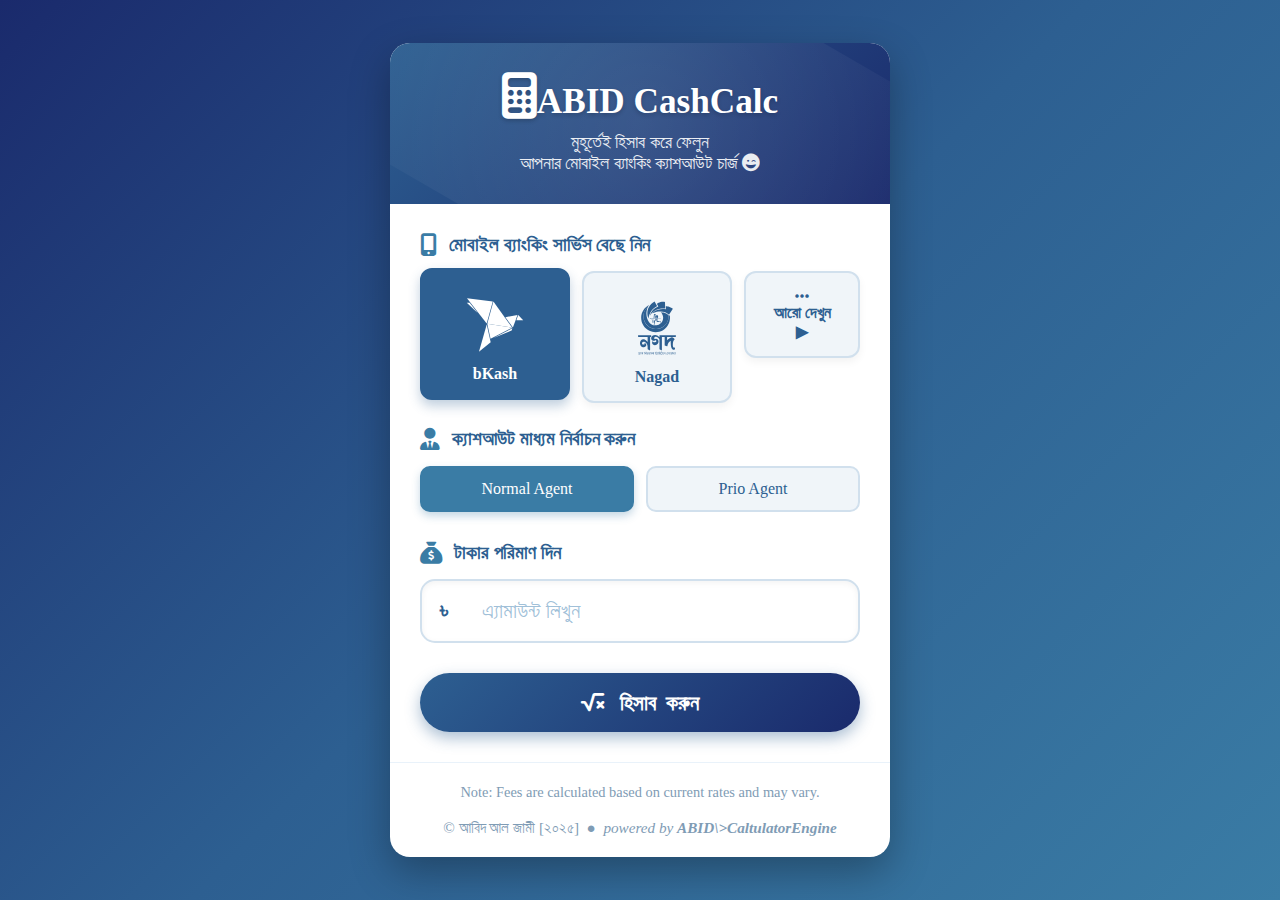
<file: index.html>
<!DOCTYPE html>
<html lang="en">
<head>
    <meta charset="UTF-8">
    <meta name="viewport" content="width=device-width, initial-scale=1.0">
    <title>ABID Cashout Fee Calculator</title>
    <link rel="stylesheet" href="./abid__loader.css">
    <script src="./abid__loadingWait.js"></script>
    <link rel="stylesheet" href="./abid__main.css">

</head>
<body>
    <div class="loader">
      <!-- <span class="loader-main"></span> -->
    </div>

    <div class="container">
        <header>
            <h1><p><i style="font-size: 2.9rem;" class="fas fa-calculator"></i>ABID CashCalc</p></h1>
            <div class="subtitle"><span style="font-family: 'Ekushey Lohit';">মুহূর্তেই হিসাব করে ফেলুন<br>আপনার মোবাইল ব্যাংকিং ক্যাশআউট চার্জ</span> <i class="fa-solid fa-face-grin-wink"></i></div>
        </header>
        
        <div class="content">
            <div class="service-section">
                <div class="section-title">
                <i class="fas fa-mobile-alt"></i>মোবাইল ব্যাংকিং সার্ভিস বেছে নিন
                </div>
                <div class="service-options">
                    <div class="service-btn active" data-service="bKash">
                    <svg style="fill: currentColor; stroke: currentColor; stroke-width: 0.01px" xmlns="http://www.w3.org/2000/svg" height="80" width="120" viewBox="-18.0015 -28.3525 156.013 170.115"><g ><path black d="M96.58 62.45l-53.03-8.31 7.03 31.6z"/><path  d="M96.58 62.45L56.62 6.93 43.56 54.15z"/><path black d="M42.32 53.51L.45 0l54.83 6.55z"/><path d="M23.25 31.15L0 9.24h6.12z"/><path black d="M107.89 35.46l-9.84 26.69L82.1 40.09z"/><path  d="M56.77 84.14l38.61-15.51L97 63.7z"/><path  d="M25.89 113.41l16.54-58.02 8.39 37.75z"/><path  d="M109.43 35.67l-4.06 11.02 14.64-.24z"/></g></svg>
                        bKash
                    </div>
                    <div class="service-btn" data-service="Nagad">
                        <svg xmlns="http://www.w3.org/2000/svg" height="80" width="120" xml:space="preserve" y="0" x="0" id="Layer_1" version="1.1" viewBox="-13.305 -31.2 115.31 187.2"><style id="style18" type="text/css">.st0{fill:currentColor}.st1{fill:currentColor}.st3{fill:currentColor}.st4{fill:currentColor}</style><path id="path20" d="M29.9 79.2H.9c-.5 0-.9.4-.9.9v2.2c0 .5.4.9.9.9h21.5v11.9c-.6-.9-1.3-1.7-2.1-2.5-2.5-2.6-5.3-3.9-8.1-3.9-2.2 0-4.2 1.1-5.7 3.2-1.2 1.7-2 3.7-2 5.5 0 1.9.3 4.3 1.7 6.5 1.8 2.7 4.6 3.5 7.1 3.5 3.3 0 6.1-2.3 6.1-5.2 0-1.7-.9-3.2-2.5-4.1l-1.6-.9v2.4c-.1.6-1.3 1.7-2.6 1.7-1.1 0-2.2-.5-2.8-1.1-.5-.5-.6-1.3-.6-1.9 0-.8.3-1.6.9-2.4.7-.8 1.4-1.2 2.5-1.2 2.9-.1 5.3 1.3 7.3 4.2 1.6 2.4 2.4 4.7 2.4 7.2l.1 6 4.3 2.6c.1.1.3.1.5.1.5 0 .9-.4.9-.9V83.3h1.7c.5 0 .9-.4.9-.9v-2.2c0-.6-.4-1-.9-1" class="st0"/><path id="path22" d="M87.7 79.2H51c-.5 0-.9.4-.9.9v4.1c-3.5-3.7-6.7-5.6-9.6-5.6-2.7-.1-5.1.6-6.9 2.1-1.9 1.5-3 3.3-3 5.4 0 6.4 7.2 6.4 9 5.4.3-.2.7-.4 1.2-.4 1.5 0 2 1.1 2 2.1 0 1.5-2.1 2.8-4.7 2.8-1.4 0-2.3-.4-2.9-1.2l-1.1-1.7-.8 1.9c-.2.5-.4 1-.4 1.7 0 1.5.8 2.9 2.1 4.1 1.3 1.1 2.9 1.7 4.6 1.7 2.7 0 5-1 6.5-3 1.2-1.6 1.8-3.5 1.8-5.6 0-1.2-.4-2.4-1.4-3.8-1.2-1.7-2.6-2.5-4.2-2.5-.6 0-1.3.2-2 .4-.3.1-.8.2-.9.2-.2 0-.7-.1-1-.5-.2-.2-.6-.7-.6-1.4.1-1.6 1.5-3.2 4-3.2h.1c1.7 0 3.4.8 5.1 2.4 1.3 1.2 2.3 2.5 3.1 3.9v22.8l4.3 2.5c.1.1.3.1.5.1.5 0 .9-.4.9-.9V83.3h6.5v19.8l5.2 2.1c.1 0 .2.1.3.1.5 0 .9-.4.9-.8v-.2c.9-5.8 3.4-9.9 7.7-12.3v1.1c0 .8.1 3 .1 4.2 0 .7.1 1.2.1 1.6 0 2.2.3 5.8 1.1 8.3 1.4 4.9 3.8 6 5.6 6.1h.1c1 0 1.8-.3 2.4-.8.3-.3.7-.9.7-1.9 0-.9-.1-1.6-.4-2.1l-.4-.7-.8.2c-.9.2-1.2.2-1.3.2h-.2c-.2 0-.3 0-.4-.1-.3-.1-.8-.6-1.2-2.2-.3-1.2-.4-2.7-.4-3.6 0-6.4 1.3-11.2 3.4-12.3l.1-.1c.3-.2.5-.5.5-.8 0-.2 0-.3-.1-.4v-.3c-1-2-3.1-3.4-6-4.2l-.2-.1h-.2c-2.3.4-5 2-8.4 4.8-.9.7-1.7 1.5-2.5 2.2v-7.9h19.7c.5 0 .9-.4.9-.9v-2.2c0-.5-.4-.9-.9-.9" class="st0"/><path id="path24" d="M2.9 120.3v1.8l1.5-.6.5.4v.5c0 .6-.2 1.1-.5 1.5-.3.4-.8.6-1.4.6-.6 0-1.2-.3-1.7-.8-.4-.4-.7-1-1-1.7l.4-.3c.5 1.5 1.3 2.2 2.3 2.2.4 0 .7-.1.9-.4.3-.3.4-.6.4-1 0-.2 0-.3-.1-.5l-1.4.6-.5-.4v-1.9H0v-.4h5.3v.5H2.9z" class="st1"/><path transform="translate(-5.7 -1.1)" id="polygon26" class="st1" d="M11.5 125.6v-4.2h-.7v-.4h1.9v.4H12v4.2z"/><path id="path28" d="M9.9 120.3v.3c.4 0 .8.1 1.2.4.4.3.6.6.6 1 0 .3-.1.6-.4.8-.2.2-.5.3-.9.3h-.1v-.5h.3c.4 0 .6-.2.6-.6 0-.5-.4-.7-1.3-.8v3.3h-.5c-.2-.5-.5-.9-.9-1.2-.4-.4-.9-.6-1.3-.6l-.2-.6c.3-.2 1.1-.7 2.4-1.4v-.3H6.9v-.5h5.3v.5H9.9zm-.6.9c-.2.1-.5.2-.8.5l-.7.6c.3.1.5.4.8.6.1.1.4.4.7.8z" class="st1"/><path id="path30" d="M19.2 119.1c-.9-.6-1.7-.9-2.3-.9-.6 0-1 .1-1.3.4-.4.3-.5.7-.5 1.3h.6v.5h-.6v4.1h-.5v-4.1H14v-.5h.6c0-.7.2-1.2.7-1.6.4-.4 1-.5 1.7-.5.4 0 .9.1 1.3.3.3.1.7.4 1.2.7z" class="st1"/><path id="path32" d="M19.6 120.3v4.1h-.5c-.3-.4-.7-.8-1.4-1.2-.7-.4-1.3-.6-1.8-.6l-.2-.6c.3-.2.8-.5 1.6-.8.2-.1.8-.3 1.8-.7v-.2h-3.8v-.4h4.8v.5h-.5zm-.5.9c-.5.2-1.4.5-2.5 1.1 1 .3 1.8.8 2.5 1.4z" class="st1"/><path id="path34" d="M20 119.9h5.2v.5H20zm2.9 4.5c-.6 0-1.1-.3-1.6-.8-.4-.5-.7-1-.9-1.6l.3-.3c.2.6.5 1.1.8 1.5.4.5.9.8 1.4.8.4 0 .7-.1 1-.4.2-.3.3-.6.3-1-.4.3-.7.4-1.1.4-.3 0-.6-.1-.9-.3-.3-.2-.4-.5-.4-.9 0-.3.1-.6.3-.8.2-.2.5-.3.8-.3.2 0 .5.1.6.2.2.1.2.3.2.5s-.1.4-.3.5l-.4-.3c.1-.1.2-.2.2-.3 0-.2-.1-.3-.3-.3-.2 0-.3.1-.4.2-.1.1-.2.3-.2.4 0 .2.1.4.2.5.2.1.3.2.6.2.4 0 .8-.2 1.1-.5l.5.5c0 .6-.2 1.1-.5 1.5-.3.4-.7.6-1.3.6" class="st1"/><path transform="translate(-5.7 -1.1)" id="polygon36" class="st1" d="M31.4 125.6v-4.2h-.7v-.4h1.8v.4h-.6v4.2z"/><path id="path38" d="M28.9 124.8c-.6 0-1-.1-1.2-.3-.4-.5-.7-1.1-.7-1.7 0-.4.1-.8.4-1.3.2-.3.5-.6.9-1.1h-1.6v-.5h2.6v.5c-.4.2-.8.5-1.2.9-.4.5-.5.9-.5 1.4 0 1.1.5 1.7 1.4 1.7.1 0 .3-.1.4-.2v.5c-.2 0-.3.1-.5.1" class="st1"/><path id="path40" d="M32.4 120.3v4.1h-.5v-2.7c0-.1-.1-.2-.2-.5-.3-.5-.8-.8-1.3-.8-.2 0-.4.1-.6.3l-.3.3c.2-.1.4-.1.6-.1.3 0 .5.1.7.2.2.1.3.3.3.6s-.1.6-.4.9c-.2.3-.5.5-.8.6l-.3-.4c.2-.1.4-.2.6-.4.2-.2.4-.4.4-.6 0-.1-.1-.2-.4-.3-.2-.1-.4-.1-.6-.1h-.2l-.3-.5.6-.6c.2-.2.5-.3.8-.3.6 0 1.1.3 1.5.9v-1h1.1v.5h-.7z" class="st1"/><path id="path42" d="M37 120.3v4.1h-.5c-.3-.4-.7-.8-1.4-1.2-.7-.4-1.3-.6-1.8-.6l-.2-.6c.8-.5 1.9-1 3.3-1.5v-.2h-3.6v-.4h4.7v.5H37zm-.6.9c-.9.3-1.7.7-2.4 1.1.9.3 1.7.8 2.4 1.4zm-1.4 3.4c-.2-.2-.4-.3-.8-.5l.2-.4c.3.1.6.3.9.6z" class="st1"/><path id="path44" d="M44.6 119.1c-.9-.6-1.7-.9-2.3-.9-.6 0-1 .1-1.3.4-.4.3-.5.7-.5 1.3h.6v.5h-.6v4.1H40v-4.1h-.7v-.5h.6c0-.7.2-1.2.7-1.6.4-.4 1-.5 1.7-.5.4 0 .9.1 1.3.3.3.1.7.4 1.2.7z" class="st1"/><path id="path46" d="M43.7 120.3v1.8l1.5-.6.5.4v.5c0 .6-.2 1.1-.5 1.5-.3.4-.8.6-1.4.6-.6 0-1.2-.3-1.7-.8-.4-.4-.7-1-1-1.7l.4-.3c.5 1.5 1.3 2.2 2.3 2.2.4 0 .7-.1.9-.4.3-.3.4-.6.4-1 0-.2 0-.3-.1-.5l-1.4.6-.5-.4v-1.9h-2.4v-.4H46v.5h-2.3z" class="st1"/><path id="path48" d="M51.1 119.1c-.9-.6-1.7-.9-2.3-.9-.6 0-1 .1-1.3.4-.4.3-.5.7-.5 1.3h.6v.5H47v4.1h-.5v-4.1h-.6v-.5h.6c0-.7.2-1.2.7-1.6.4-.4 1-.5 1.7-.5.4 0 .9.1 1.3.3.3.1.7.4 1.2.7z" class="st1"/><path id="path50" d="M50.8 120.3c.2.5.6.8 1.2.8h.2l.4.5c-.3.6-.5 1.1-.5 1.4 0 .7.1 1.2.3 1.4l-.4.2c-.3-.4-.4-.8-.4-1.3 0-.3 0-.6.1-.8 0-.1.1-.4.2-.9-.4 0-.8-.2-1.1-.4-.4-.3-.6-.6-.7-.9-.6.4-.9.9-.9 1.3 0 .3.1.5.4.5.1 0 .3 0 .4-.1.1-.1.3-.2.3-.3h.5c.1.2.2.5.2.9 0 1-.5 1.6-1.6 1.6-.2 0-.4-.1-.6-.2-.1 0-.3-.2-.6-.3-.2-.3-.4-.7-.7-1.3l.3-.3c.1.4.4.8.8 1.3l.4.2c.1.1.3.1.4.1.3 0 .6-.1.8-.2.2-.2.3-.4.3-.7 0-.2 0-.3-.1-.4-.3.3-.5.4-.8.4-.3 0-.5-.1-.6-.3-.2-.2-.2-.4-.2-.7 0-.4.2-.8.6-1.3h-2.1v-.6H53v.5h-2.2z" class="st1"/><path id="path52" d="M53.8 120.3v3.6h.3c.4 0 .9-.1 1.4-.4.5-.3.8-.6.8-1.1 0-.5-.2-.7-.7-.7-.1 0-.4.1-.7.3l-.2-.5c.3-.2.7-.3 1.1-.3.3 0 .6.1.8.4.2.2.2.5.2.8 0 .5-.2.9-.7 1.2-.4.3-.8.5-1.3.6-.3.1-.9.1-1.6.1v-4.1h-.4v-.3H56v-.1c0-.3-.1-.6-.4-.8-.2-.2-.5-.3-.8-.3-.4 0-.9.2-1.6.5l-.2-.4c.6-.4 1.2-.6 1.8-.6.5 0 .9.2 1.2.5.3.3.5.7.5 1.1h.8v.5z" class="st1"/><path transform="translate(-5.7 -1.1)" id="polygon54" class="st1" d="M63.5 125.6v-4.2h-.7v-.4h1.8v.4H64v4.2z"/><path id="path56" d="M63.7 120.3v4.1h-.5v-.8c0-1-.2-1.5-.7-1.5-.2 0-.3.1-.5.3-.1.2-.2.3-.2.5h-.6c0-.2-.1-.4-.2-.6-.1-.2-.3-.3-.5-.3s-.4.1-.5.3c-.1.2-.2.4-.2.6 0 .5.3.8.9.8h.2l-.2.5h-.2c-.4 0-.7-.1-1-.4-.2-.3-.4-.6-.4-1s.1-.7.4-1c.2-.3.6-.4 1-.4s.7.2 1 .7c.3-.5.6-.7 1-.7.3 0 .5.2.7.7v-1.9h-4.4v-.3h5.5v.5h-.6z" class="st1"/><path id="path58" d="M66.9 122.6c0 .3.1.6.2.9.2.3.4.5.7.5.1 0 .3 0 .4-.1l.2.5c-.2.1-.4.1-.5.1-.9 0-1.3-.7-1.3-2.1 0-.8.5-1.6 1.5-2.5h.8v.5c-.5.1-.9.3-1.3.8-.5.4-.7.9-.7 1.4" class="st1"/><path id="path60" d="M73.3 120.3v4.1h-.5v-.8c0-1-.2-1.5-.7-1.5-.2 0-.3.1-.5.3-.1.2-.2.3-.2.5h-.6c0-.2-.1-.4-.2-.6-.1-.2-.3-.3-.5-.3s-.4.1-.5.3c-.1.2-.2.4-.2.6 0 .5.3.8.9.8h.2l-.2.5h-.2c-.4 0-.7-.1-1-.4-.2-.3-.4-.6-.4-1s.1-.7.4-1c.2-.3.6-.4 1-.4s.7.2 1 .7c.3-.5.6-.7 1-.7.3 0 .5.2.7.7v-1.9h-4.4v-.3h5.5v.5h-.6z" class="st1"/><path id="path62" d="M77.9 120.3v4.1h-.5v-.3c0-.4-.2-.8-.7-1.3-.5-.4-.9-.7-1.3-.7-.2 0-.4.1-.5.2-.1.1-.2.3-.2.5s.1.4.2.5c.1.1.3.2.5.2.1 0 .2 0 .4-.1l.2.5c-.2.1-.4.1-.7.1-.3 0-.6-.1-.8-.4-.2-.2-.3-.5-.3-.8 0-.3.1-.6.3-.9.2-.2.5-.4.9-.4.8 0 1.5.5 2.1 1.4v-2.7h-3.7v-.3h4.7v.5h-.6z" class="st1"/><path id="path64" d="M80.4 124.8c-.6 0-1-.1-1.2-.3-.4-.5-.7-1.1-.7-1.7 0-.4.1-.8.4-1.3.2-.3.5-.6.9-1.1h-1.6v-.5h2.6v.5c-.4.2-.8.5-1.2.9-.4.5-.5.9-.5 1.4 0 1.1.5 1.7 1.4 1.7.1 0 .3-.1.4-.2v.5c-.2 0-.3.1-.5.1" class="st1"/><path id="path66" d="M81 120.3v1.8c.8-.5 1.5-.9 2.1-1.1l.5.7c-.3.7-.4 1.2-.4 1.5 0 .3.1.7.2 1.2l-.4.2c-.2-.5-.3-.9-.3-1.1 0-.6.1-1.1.2-1.7-.6.2-1.3.7-2.1 1.4l-.4-.4v-2.4H80v-.5h4v.5h-3z" class="st1"/><path id="path68" d="M88.1 120.3v4.1h-.5v-.3c0-.4-.2-.8-.7-1.3-.5-.4-.9-.7-1.3-.7-.2 0-.4.1-.5.2-.1.1-.2.3-.2.5s.1.4.2.5c.1.1.3.2.5.2.1 0 .2 0 .4-.1l.2.5c-.2.1-.4.1-.7.1-.3 0-.6-.1-.8-.4-.2-.2-.3-.5-.3-.8 0-.3.1-.6.3-.9.2-.2.5-.4.9-.4.8 0 1.5.5 2.1 1.4v-2.7H84v-.3h4.7v.5h-.6z" class="st1"/><path id="rect70" fill="none" d="M0 0h88.6v124.7H0z"/><g transform="translate(-5.7 -1.1)" id="g134"><path id="path72" d="M80.4 39.7c0 .9 0 1.9-.1 2.8-.3 4-1.3 7.7-2.9 11.2-.6 1.4-1.4 2.7-2.2 4-6 9.5-16.5 15.7-28.5 15.7-5.1 0-10-1.2-14.4-3.2C20.9 64.8 13 53.1 13 39.7 13 26.4 20.6 15 31.7 9.5c-.9 1.1-1.7 2.4-2.4 3.6-.1.1-.1.2-.2.3-.4.4-.9.7-1.3 1.1L26.3 16l-.3.3c-.1.1-.2.2-.3.4-.2.2-.4.4-.5.6-.3.4-.7.8-1 1.3-1.4 1.8-2.6 3.9-3.5 6l-.3.6c-.1.3-.2.5-.3.8 0 .1-.1.3-.1.4-.1.4-.3.8-.4 1.2-.1.3-.2.5-.2.8 0 .1-.1.3-.1.4-.1.3-.1.5-.2.8-.2.8-.4 1.7-.5 2.6 0 .2-.1.4-.1.7 0 .2 0 .3-.1.5 0 .3 0 .5-.1.8v2.2c0 9.2 4.2 17.4 10.8 22.8 5.1 4.2 11.6 6.7 18.6 6.7 6.4 0 12.4-2.1 17.2-5.6 3.5-2.6 6.5-5.9 8.6-9.7.3-.5.5-1 .8-1.5 1.7-3.5 2.7-7.5 2.8-11.6v-1c0-1 0-1.9-.1-2.8.1 0 .1.1.1.1.5.4.9.8 1.3 1.2.4-.7.8-1.4 1.3-2 .3 1.3.5 2.6.6 3.9.1.8.1 1.8.1 2.8" class="st3"/><path id="path74" d="M77.1 36.3v1c0 6-2.5 11-2.8 11.6-.2.5-.5 1-.8 1.5-2.1 3.8-5.1 7.2-8.6 9.7-4.8 3.5-10.8 5.6-17.2 5.6-7.1 0-13.6-2.5-18.6-6.7-6.6-5.4-10.8-13.6-10.8-22.8V34c0-.3 0-.5.1-.8 0-.2 0-.3.1-.5 0-.2.1-.4.1-.7.1-.9.3-1.7.5-2.6.1-.3.1-.5.2-.8 0-.1.1-.3.1-.4.1-.3.1-.5.2-.8.1-.4.3-.8.4-1.2 0-.1.1-.3.1-.4.1-.3.2-.5.3-.8l.3-.6c.9-2.1 2.1-4.2 3.5-6 .3-.4.7-.8 1-1.3.2-.2.3-.4.5-.6.1-.1.2-.2.3-.4l.3-.3 1.5-1.5c.4-.4.9-.8 1.3-1.1-.1.1-.1.2-.2.3-.1.1-.1.2-.2.4-1.7 3.5-2.8 7.5-3.2 11.9-.1 1.2-.2 2.4-.2 3.6 0 15.4 9 27.9 20.2 27.9h1.1c1.6 0 3.2-.2 4.7-.6 7.6-2.1 13.1-9 13.1-17.2V39c-.1-4.9-2.2-9.2-5.5-12.4 2.3.1 4.5.4 6.7.9 4.1 1.1 7.9 3 11.1 5.6.1 0 .1.1.2.1.1 1.2.2 2.1.2 3.1" class="st4"/><path id="path76" d="M77.2 36.3v1c0 6.3-2.8 11.7-2.8 11.7-.2.5-.5 1-.8 1.5-2.1 3.8-5.1 7.2-8.7 9.8-5.1 3.6-11 5.6-17.3 5.6-6.8 0-13.5-2.4-18.7-6.7-6.9-5.6-10.8-14-10.8-22.9 0-8.9 4-17.3 10.9-22.9l.3-.2c-.1.1-.1.2-.2.3-.1.1-.1.2-.2.3-6.7 5.6-10.6 13.8-10.6 22.5 0 8.8 3.9 17.1 10.7 22.7 5.2 4.3 11.8 6.6 18.6 6.6 6.2 0 12.1-1.9 17.1-5.5 3.5-2.5 6.5-5.9 8.6-9.7.3-.5.5-1 .8-1.5 0-.1 2.8-5.4 2.8-11.6v-1c0-.9 0-1.9-.1-2.8v-.1c.1 0 .1.1.2.1l.1.1c.1.9.1 1.8.1 2.7" class="st4"/><path id="path78" d="M69.2 18s-24-4.5-35.3 16.4c0 0 2-14.5 19.2-21L49.7 7s6.9-6.2 19-4.6z" class="st3"/><path id="path80" d="M39.4 29.1s9.6-12.5 31.5-9.3l-.3-7.3s9.2-.3 16.6 6.1l-9.1 13.8s-6.3-7.3-19.3-7.5c-5.3-.1-11.8.6-19.4 4.2" class="st4"/><path id="path82" d="M29.9 40.5s-11-23.9 14.5-39.3l6.1 11.2s-4.1 1.4-8.5 5.2c-4.8 4.1-10 11.1-12.1 22.9" class="st4"/><g id="g132"><path id="path84" d="M44.4 34s-2.1.5-2-.6c0-.4.2-.5.4-.4 0-.2-.4-.7.5-1 .3-.4.6-.8.7-1 .1-.3.3-.6 1.1-.5.8.2 1.7 1 1.8 1.2.5 0 1 .1.8.2-.2.1-.3.3-.2.3 0 0 .3.2-.5.2 0 .2.2.2.3.3.1.1 0 .2 0 .2s.1.4-.3.3c-.4-.2-.4-.3-.6-.3-.1 0-.4.1-.4.2s.5.4-.1.5c-.1.1.2.2 0 .3-.2.1-1.1.8-1.5.9-.4 0-.5-.1-.5-.3 0-.2.2-.3.5-.3.1-.1.1-.2 0-.2" class="st0"/><path id="path86" d="M44.2 36.2c-.2 0-.8-.4-.5-.6.3-.2 1.7-1.1 2-1.2.3-.1.7.3.3.6-.3.3-1.8 1.2-1.8 1.2" class="st0"/><path id="path88" d="M46.4 35.2c0-.2.2-1.1.2-1.3 0-.2.7-.2.5.5-.1.8-.7 1-.7.8" class="st0"/><path id="path90" d="M47.3 33.6s3.8-.2 4.1 0c.3.2 1.6 2.2 1.3 4-.3 1.8-.9 2.3-3.3 2.5 0-.6-.1-2.1-.4-2.5-.2-.4-1.1-1.3-1.5-1.3 0 .4-.1 1.7-.1 1.7s-1.2.1-1.4-.2v-1.9s1.1-1 1.2-1.2c.2.1.2.7 1.6.6.1-.2-1.5 0-1.5-1.7" class="st0"/><path id="path92" d="M45.9 35.3s-1.2 1-1.5 1.2c-.1.3-.3 1.4 1.3 1.4.1-.7.2-2.6.2-2.6" class="st0"/><path id="path94" d="M43 36.8c-.4 0-.7-.1-.6-.4 0-.3.6-.6.9-.5.3.1.9.2.9 1.5.2.3 1 .8 1.9.9.9.1 1.5-.1 1.5.2v1.8s-1.1 0-3.9-2c-.2-.3-.4-.5-.4-1 0-.2-.2-.5-.3-.5" class="st0"/><path id="path96" d="M42.1 37c-.5 0-1.8 1.1-.8 1.6.3-.2.5-.5.5-.5s-.2.6.3.8c.5.2.3-.3.6-.3.2.3.2.4.5.4s.3-.8 0-1.2c-.3-.5-.6-.7-1.1-.8" class="st0"/><path id="path98" d="M47.8 37.2v3.5s1.2-.4 1.3-.7c0-.6-.2-2.8-1.3-2.8" class="st0"/><path id="path100" d="M45 39.5s1.4.9 2.2 1.3c-.1.2-.7.9-.9.9-.2-.1-1.2-1.5-1.3-2.2" class="st0"/><path id="polygon102" class="st0" d="M38.3 40.8h1.8v.7h-1.7z"/><path id="polygon104" class="st0" d="M58.8 40.5h-7.9l1.3 1h6.6z"/><path id="path106" d="M49.4 40.4c.1-.1 1 .6.8.7-.3.1-2.7 1.2-2.9 1.1-.2-.1-.2-.7.1-.8.2-.1 1.6-.5 2-1" class="st0"/><path id="path108" d="M46.7 42.1c-.3-.2-1.9 1.4-1.2 1.5.7.1 2.4.4 2.8.6.4-.2.8-.5.7-.7.3 0 .7.4 1.1.3.4-.2 2.3-1.6 2.4-1.8-.4-.3-1.2-.8-1.6-.8-.3 0-2.9 1.5-4.2.9" class="st0"/><path id="path110" d="M45.9 44c.2 0 2.2.8 2.7.7.5-.1.6-.6.9-.6.3 0 .4.3.9 0s1.3-1 1.5-1.2c0 .3 0 1.2-1.8 2s-6.1 2-6.2 2.6c.2.1.7-.1 1.1-.3.2.2.6.7.5 1.7-.1.9-.8 2.5-.8 2.9v2.6c0 .2.4 1.3-.2 1.2-.5-.1-.9-.1-1.1-.1-.2 0-.6.4-1 .3-.4-.1-1-.2-1-.4s.4-.2.8-.3c.4-.1.6-.5 1.3-.8 0-.5-.2-3.9-.2-4.6 0-.7-.2-2.2.1-2.8.1-.6 1.7-2.9 2.5-2.9" class="st0"/><path id="path112" d="M48.5 46.1c0 .2 1.2 3.3 1.8 3.4.5.1 5.6-1 6.6-.7.3.4.9 1.1.9 1.6 0 0 .1 1 0 1.1.2 0 .6-.1.7-.4.1-.3 0-1.6.1-1.9 0-.2.6-1.5-.2-1.4-.8 0-3.2 0-4-.2-.8-.2-2.5-.5-2.9-.3-.4.2-.9.9-.9 1.1-.2 0-.2-.1-.1-.7.2-.5.8-2.1.7-2.9-.6 0-2.7 1.3-2.7 1.3" class="st0"/><path id="path114" d="M45.6 41.2c.1.1.1.4.3.5l-4.1-.3s-.5-.3-.3-.4z" class="st0"/><path id="path116" d="M41.1 40.8h4.1s-.3-.5-.4-.8c-.7 0-3.8.1-3.8.1s-.4 0-.4.8c-.1.2.3.5.5-.1" class="st0"/><path id="path118" d="M37.2 41.5h.8s.3-.1 0-.4c-.3-.3-.8-.5-.4-1.1-.4-.1-1-.2-.9 1.1h-.4s-.1-.7-1.1-.7c-.9 0-3.3 1-3.3 1s2.6.7 3.3.7c.7 0 1.1-.6 1.1-.6h.3s.1.5.3.7v.8s-.4.1-.3.6c.1.4.4.4.4.4.1 0 .2-.1.5-.1.2-.2.1-.7-.3-.9v-.6s.3-.2.3-.4-.3-.2-.3-.5" class="st0"/><path id="path120" d="M42.1 45.5c.3-.2.4-.6.4-.6v-2.4c0-.6-1-1-1.1-1h-.1c-.1.1-.4.3-.6.3-.3 0-.4 0-.7-.3-.8 0-1.2 1-1.3 1 0 .2-.1 1.9 0 2.2.1.3.3.5.4.6-.2.6-1 3.8.1 4.2v.5H42v-.6c1-.4.3-3.1.1-3.9m-3.1-3c.1-.1.4-.9 1-.9.3.3.5.3.8.3.3 0 .5-.2.7-.3.3.1.9.4.9.8v2.4c0 .1-.1.3-.3.4h-.5v-1h-1.9v1h-.4c-.1-.1-.3-.3-.3-.5-.1-.2-.1-1.4 0-2.2m1.9 6.6h-.5c-.1 0-.2-.1-.2-.2s.1-.2.2-.2h.5c.1 0 .2.1.2.2s-.1.2-.2.2m1 .2l-1.3-1.5-1.2 1.5c-.8-.3-.3-2.8 0-3.9H42c.2 1.1.7 3.5-.1 3.9" class="st0"/><path id="path122" d="M41.5 46.5c.3-.4-.1-.7-.1-.7h-1.6c-.5 0-.3.7-.3.7l1 .9s.7-.4 1-.9" class="st0"/><path id="path124" d="M40.9 47.5l1 1.2s-.1-1.4-.1-1.8c-.3 0-.9.6-.9.6" class="st0"/><path id="path126" d="M39.4 46.9c0 .5-.1 1.8-.1 1.8l1-1.2s-.6-.6-.9-.6" class="st0"/><path id="path128" d="M41.3 43.9h.2v-.2c0-.1-.1-.2-.2-.2h-1.5c-.1 0-.2.1-.2.2v.2h.2z" class="st0"/><path id="path130" d="M39.1 50.2h-.2v.2c0 .1.1.2.2.2H42c.1 0 .2-.1.2-.2v-.2H42z" class="st0"/></g></g></svg>
                        Nagad
                    </div>
                    <div class="more-options">
                        <div class="more-btn">
                            <i class="fas fa-ellipsis-h"></i>
                            আরো দেখুন <span class="rotateIt">&#9654</span> <!--▾-->
                        </div>
                        <div class="dropdown-content">
                            <div class="dropdown-option" data-service="Rocket">
                            <i class="fas fa-rocket"></i>
                            Rocket
                            </div>
                            <div class="dropdown-option" data-service="Upay">
                                <i class="fas fa-mobile"></i>
                                Upay
                            </div>
                        </div>
                    </div>
                </div>
            </div>
            
            <div id="agent-section" class="service-section">
                <div class="section-title">
                    <i class="fas fa-user-tie"></i> ক্যাশআউট মাধ্যম নির্বাচন করুন
                </div>
                <div class="agent-options" id="agent-options-container">
                    <!-- Options will be populated by JavaScript -->
                    <div class="agent-btn active" data-agent="normal">Normal Agent</div>
                    <div class="agent-btn" data-agent="prio">Prio Agent</div>
                </div>
            </div>
            
            <div class="input-section">
                <div class="section-title">
                    <!-- <i class="fas fa-money-bill-wave"></i> -->
                    <i class="fa-solid fa-sack-dollar"></i>টাকার পরিমাণ দিন
                </div>
                <div class="input-container">
                    <span class="currency">৳</span>
                    <input type="number" id="amount-input" placeholder="এ্যামাউন্ট লিখুন" min="1">
                </div>
                <div id="amount-error" class="error-message"></div>
            </div>
            
            <button id="calculate-btn" class="calculate-btn">
                <i class="fa-duotone fa-solid fa-square-root-variable fa-fade"></i> &nbsp; হিসাব&nbsp; করুন
            </button>
            
            <div id="result-container" class="result-container">
                <div class="result-title">ক্যাশআউট চার্জ</div>
                <div id="result-amount" class="result-amount">৳0.00</div>
                
                
                
                <div class="result-title">ক্যাশআউট পরিমাণ</div>
                <div id="result-amount-cash" class="result-amount">৳0.00</div>
                
                
                
                
                <div id="result-details" class="result-details">Select service and enter amount to calculate</div>
            </div>
        </div>
        
        <footer>
            <p><span style="font-size: 0.9rem;">Note: Fees are calculated based on current rates and may vary.</span><br><br> © আবিদ আল জামী [২০২৫] &nbsp;&#x25CF&nbsp; <span><em style="font-family: 'Old Standard TT';">powered by</em> <em><strong style="font-family: 'Old Standard TT';">ABID\>CaltulatorEngine</strong></em></span></p>
        </footer>
    </div>

    <script>
        // DOM elements
        const serviceButtons = document.querySelectorAll('.service-btn');
        const moreOptions = document.querySelector('.more-options');
        const dropdownOptions = document.querySelectorAll('.dropdown-option');
        const moreBtn = document.querySelector('.more-btn');
        const dropdownContent = document.querySelector('.dropdown-content');
        const agentOptionsContainer = document.getElementById('agent-options-container');
        const amountInput = document.getElementById('amount-input');
        const calculateBtn = document.getElementById('calculate-btn');
        const resultContainer = document.getElementById('result-container');
        const resultAmountCashOutFee = document.getElementById('result-amount');
        
        const resultAmountCashFee = document.getElementById('result-amount-cash'); /*Customly added by ABID*/
        
        const resultDetails = document.getElementById('result-details');
        const amountError = document.getElementById('amount-error');
        
        // State
        let currentService = 'bKash';
        let currentAgent = 'normal';
        
        // Initialize
        function init() {
            updateAgentOptions();
            setupEventListeners();
        }
        
        function setupEventListeners() {
            // Service buttons
            serviceButtons.forEach(btn => {
                btn.addEventListener('click', () => {
                    serviceButtons.forEach(b => b.classList.remove('active'));
                    btn.classList.add('active');
                    currentService = btn.dataset.service;
                    updateAgentOptions();
                    resetResults();
                    closeDropdown();
                });
            });
            
            // More options dropdown
            moreBtn.addEventListener('click', (e) => {
                e.stopPropagation();
                dropdownContent.classList.toggle('show');
            });
            
            // Dropdown options
            dropdownOptions.forEach(option => {
                option.addEventListener('click', () => {
                    serviceButtons.forEach(b => b.classList.remove('active'));
                    currentService = option.dataset.service;
                    moreBtn.innerHTML = `<i class="${option.querySelector('i').className}"></i> ${option.dataset.service} &#9698`;
                    moreBtn.classList.add('active');
                    dropdownContent.classList.remove('show');
                    updateAgentOptions();
                    resetResults();
                });
            });
            
            // Close dropdown when clicking outside
            document.addEventListener('click', (e) => {
                if (!moreOptions.contains(e.target)) {
                    closeDropdown();
                }
            });
            
            // Amount input validation
            amountInput.addEventListener('input', () => {
                validateAmount();
                resetResults();
            });
            
            // Calculate button
            calculateBtn.addEventListener('click', calculateFee);

            document.addEventListener("keydown", function(event) { //Enter key added
                if (event.key === "Enter") {
                    calculateFee();
                }
            });

        }
        
        function closeDropdown() {
            dropdownContent.classList.remove('show');
        }
        
        function updateAgentOptions() {
            let optionsHTML = '';
            
            if (currentService === 'bKash') {
                optionsHTML = `
                    <div class="agent-btn ${currentAgent === 'normal' ? 'active' : ''}" data-agent="normal">Normal Agent</div>
                    <div class="agent-btn ${currentAgent === 'prio' ? 'active' : ''}" data-agent="prio">Prio Agent</div>
                `;
            } else if (currentService === 'Nagad') {
                optionsHTML = `
                    <div class="agent-btn ${currentAgent === 'regular' ? 'active' : ''}" data-agent="regular">Regular App</div>
                    <div class="agent-btn ${currentAgent === 'islamic' ? 'active' : ''}" data-agent="islamic">Islamic App</div>
                    <div class="agent-btn ${currentAgent === 'button' ? 'active' : ''}" data-agent="button">Button Phone</div>
                `;
                // Set default to regular if current agent doesn't match
                if (!['regular', 'islamic', 'button'].includes(currentAgent)) {
                    currentAgent = 'regular';
                }
            } else if (currentService === 'Rocket' || currentService === 'Upay') {
                optionsHTML = `
                    <div class="agent-btn active" data-agent="regular">Regular Account</div>
                `;
                currentAgent = 'regular';
            }
            
            agentOptionsContainer.innerHTML = optionsHTML;
            
            // Add event listeners to new agent buttons
            document.querySelectorAll('.agent-btn').forEach(btn => {
                btn.addEventListener('click', () => {
                    if (currentService === 'Rocket' || currentService === 'Upay') return;
                    
                    document.querySelectorAll('.agent-btn').forEach(b => b.classList.remove('active'));
                    btn.classList.add('active');
                    currentAgent = btn.dataset.agent;
                    resetResults();
                });
            });
        }
        
        function validateAmount() {
            const amount = parseFloat(amountInput.value);
            amountError.classList.remove('show');
            
            if (isNaN(amount)) {
                return false;
            }
            
            if (amount <= 0 || !Number.isInteger(amount)) {
                showError('⚠ দুঃখিত! শুন্য, ঋণাত্মক কিংবা দশমিক সংখ্যা গ্রহণযোগ্য নয়।');
                return false;
            }
            
            if (currentService === 'Upay') { //before press enter
                if (amount < 50 || amount > 30000) {
                    showError('⚠ দুঃখিত! টাকার পরিমাণসীমা ৫০ থেকে ৩০,০০০ হওয়া বাঞ্ছনীয়।');
                    return false;
                }
            }
            
            if (currentService === 'Rocket') { //before press enter
                if (amount < 20 || amount > 30000) {
                    showError('⚠ দুঃখিত! টাকার পরিমাণসীমা ২০ থেকে ৩০,০০০ হওয়া বাঞ্ছনীয়।');
                    return false;
                }
            }
            
            if (currentService === 'Nagad') { //before press enter
                if (amount < 50 || amount > 30000) {
                    showError('⚠ দুঃখিত! টাকার পরিমাণসীমা ৫০ থেকে ৩০,০০০ হওয়া বাঞ্ছনীয়।');
                    return false;
                }
            }
            
            if (currentService === 'bKash') { //before press enter
                if (amount < 50 || amount > 30000) {
                    showError('⚠ দুঃখিত! টাকার পরিমাণসীমা ৫০ থেকে ৩০,০০০ হওয়া বাঞ্ছনীয়।');
                    return false;
                }
            }            

            return true;
        }
        
        function showError(message) {
            amountError.textContent = message;
            amountError.classList.add('show');
        }
        
        function calculateFee() {
            // Reset previous results and errors
            resetResults();
            amountError.classList.remove('show');
            
            // Validate input
            const amount = parseFloat(amountInput.value);
            
            if (isNaN(amount)) {
                showError('⚠ অনুগ্রহপূর্বক একটি সংখ্যা লিখুন।');
                return;
            }
            
            if (amount <= 0 || !Number.isInteger(amount)) {
                showError("⚠️ দুঃখিত! টাকার পরিমাণটি সঠিক নয়। আবার চেষ্টা করুন");
                return;
            }
            
            // Service-specific validation
            if (currentService === 'Upay' && (amount < 50 || amount > 30000)) {
                showError('⚠️ দুঃখীত! ক্যাশআউটসীমার বাহিরে; নির্দেশনা অনুযায়ী আবার চেষ্টা করুন।'); //after pressing Enter key, this will be showen
                return;
            }

            if (currentService === 'Rocket' && (amount < 20 || amount > 30000)) {
                showError('⚠️ দুঃখীত! ক্যাশআউটসীমার বাহিরে; নির্দেশনা অনুযায়ী আবার চেষ্টা করুন।'); //after pressing Enter key, this will be showen
                return;
            }

            if (currentService === 'Nagad' && (amount < 50 || amount > 30000)) {
                showError('⚠️ দুঃখীত! ক্যাশআউটসীমার বাহিরে; নির্দেশনা অনুযায়ী আবার চেষ্টা করুন।'); //after pressing Enter key, this will be showen
                return;
            }

            if (currentService === 'bKash' && (amount < 50 || amount > 30000)) {
                showError('⚠️ দুঃখীত! ক্যাশআউটসীমার বাহিরে; নির্দেশনা অনুযায়ী আবার চেষ্টা করুন।'); //after pressing Enter key, this will be showen
                return;
            }
            
            // Calculate fee based on service and agent type
            let fee = 0;
            let feeRate = 0;
            let details = '';
            
            switch (currentService) {
                case 'bKash':
                    if (currentAgent === 'normal') {
                        feeRate = 0.0185; // 1.85%
                        details = 'bKash Normal Agent (1.85%)';
                    } else {
                        feeRate = 0.0149; // 1.49%
                        details = 'bKash Prio Agent (1.49%)';
                    }
                    break;
                case 'Nagad':
                    if (currentAgent === 'regular') {
                        feeRate = 0.0125; // 1.25%
                        details = 'Nagad Regular App (1.25%)';
                    } else {
                        feeRate = 0.015; // 1.5%
                        details = currentAgent === 'islamic' ? 
                            'Nagad Islamic App (1.5%)' : 'Nagad Button Phone (1.5%)';
                    }
                    break;
                case 'Rocket':
                    feeRate = 0.0167; // 1.67%
                    details = 'Rocket Regular Account (1.67%)';
                    break;
                case 'Upay':
                    feeRate = 0.014; // 1.4%
                    details = 'Upay Regular Account (1.4%)';
                    break;
            }
            
            fee = amount * feeRate;
            cashfee = amount - fee;
            
            // Display results
            resultAmountCashOutFee.textContent = `৳${fee.toFixed(2)}`;

            resultAmountCashFee.textContent = `৳${cashfee.toFixed(2)}`;
            
            resultDetails.textContent = details;
            resultContainer.style.display = 'block';
        }
        
        function resetResults() {
            resultContainer.style.display = 'none';
        }
        
        // Initialize the app
        init();
    </script>
    
    <!-- Stylesheets -->
    <link rel="stylesheet" href="https://cdnjs.cloudflare.com/ajax/libs/font-awesome/6.4.0/css/all.min.css">
</body>
</html>
</file>
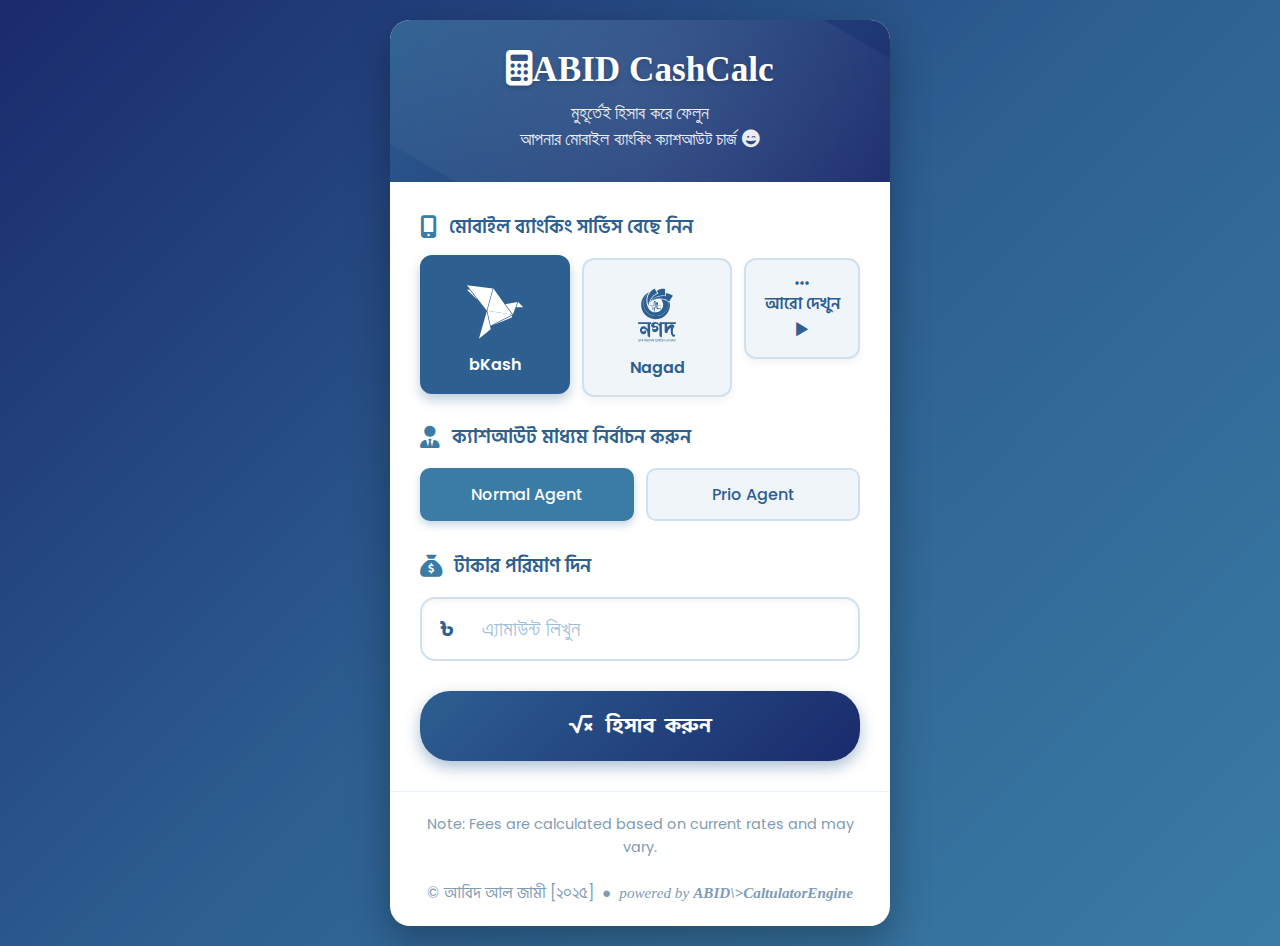
<file: index_backUp(with loader).html>
<!DOCTYPE html>
<html lang="bn">
<head>
    <meta charset="UTF-8">
    <meta name="viewport" content="width=device-width, initial-scale=1.0">
    <title>ABID Cashout Fee Calculator</title>
    <link rel="stylesheet" href="./abid__loader.css">
    <script src="./abid__loadingWait.js"></script>
    <link rel="stylesheet" href="./abid__main.css">


    <link href="https://fonts.maateen.me/ekushey-lohit/font.css" rel="stylesheet">
    <link rel="stylesheet" href="https://cdnjs.cloudflare.com/ajax/libs/font-awesome/6.4.0/css/all.min.css">
    <link rel="preconnect" href="https://fonts.googleapis.com">
    <link rel="preconnect" href="https://fonts.gstatic.com" crossorigin>
    <link href="https://fonts.googleapis.com/css2?family=Old+Standard+TT:ital,wght@0,400;0,700;1,400&family=Baloo+Da+2:wght@400..800&family=Boldonse&family=Hind+Siliguri&family=Noto+Serif+Bengali:wght@100..900&family=Poppins&display=swap" rel="stylesheet">

</head>
<body>
    <div class="loader"></div>
    
    <!-- <span class="loader-main"></span> -->
    <div class="container">
        <header>
            <h1><p><i class="fas fa-calculator"></i>ABID CashCalc</p></h1>
            <div class="subtitle"><span style="font-family: 'Ekushey Lohit';">মুহূর্তেই হিসাব করে ফেলুন<br>আপনার মোবাইল ব্যাংকিং ক্যাশআউট চার্জ</span> <i class="fa-solid fa-face-grin-wink"></i></div>
        </header>
        
        <div class="content">
            <div class="service-section">
                <div class="section-title">
                <i class="fas fa-mobile-alt"></i>মোবাইল ব্যাংকিং সার্ভিস বেছে নিন
                </div>
                <div class="service-options">
                    <div class="service-btn active" data-service="bKash">
                    <svg style="fill: currentColor; stroke: currentColor; stroke-width: 0.01px" xmlns="http://www.w3.org/2000/svg" height="80" width="120" viewBox="-18.0015 -28.3525 156.013 170.115"><g ><path black d="M96.58 62.45l-53.03-8.31 7.03 31.6z"/><path  d="M96.58 62.45L56.62 6.93 43.56 54.15z"/><path black d="M42.32 53.51L.45 0l54.83 6.55z"/><path d="M23.25 31.15L0 9.24h6.12z"/><path black d="M107.89 35.46l-9.84 26.69L82.1 40.09z"/><path  d="M56.77 84.14l38.61-15.51L97 63.7z"/><path  d="M25.89 113.41l16.54-58.02 8.39 37.75z"/><path  d="M109.43 35.67l-4.06 11.02 14.64-.24z"/></g></svg>
                        bKash
                    </div>
                    <div class="service-btn" data-service="Nagad">
                        <svg xmlns="http://www.w3.org/2000/svg" height="80" width="120" xml:space="preserve" y="0" x="0" id="Layer_1" version="1.1" viewBox="-13.305 -31.2 115.31 187.2"><style id="style18" type="text/css">.st0{fill:currentColor}.st1{fill:currentColor}.st3{fill:currentColor}.st4{fill:currentColor}</style><path id="path20" d="M29.9 79.2H.9c-.5 0-.9.4-.9.9v2.2c0 .5.4.9.9.9h21.5v11.9c-.6-.9-1.3-1.7-2.1-2.5-2.5-2.6-5.3-3.9-8.1-3.9-2.2 0-4.2 1.1-5.7 3.2-1.2 1.7-2 3.7-2 5.5 0 1.9.3 4.3 1.7 6.5 1.8 2.7 4.6 3.5 7.1 3.5 3.3 0 6.1-2.3 6.1-5.2 0-1.7-.9-3.2-2.5-4.1l-1.6-.9v2.4c-.1.6-1.3 1.7-2.6 1.7-1.1 0-2.2-.5-2.8-1.1-.5-.5-.6-1.3-.6-1.9 0-.8.3-1.6.9-2.4.7-.8 1.4-1.2 2.5-1.2 2.9-.1 5.3 1.3 7.3 4.2 1.6 2.4 2.4 4.7 2.4 7.2l.1 6 4.3 2.6c.1.1.3.1.5.1.5 0 .9-.4.9-.9V83.3h1.7c.5 0 .9-.4.9-.9v-2.2c0-.6-.4-1-.9-1" class="st0"/><path id="path22" d="M87.7 79.2H51c-.5 0-.9.4-.9.9v4.1c-3.5-3.7-6.7-5.6-9.6-5.6-2.7-.1-5.1.6-6.9 2.1-1.9 1.5-3 3.3-3 5.4 0 6.4 7.2 6.4 9 5.4.3-.2.7-.4 1.2-.4 1.5 0 2 1.1 2 2.1 0 1.5-2.1 2.8-4.7 2.8-1.4 0-2.3-.4-2.9-1.2l-1.1-1.7-.8 1.9c-.2.5-.4 1-.4 1.7 0 1.5.8 2.9 2.1 4.1 1.3 1.1 2.9 1.7 4.6 1.7 2.7 0 5-1 6.5-3 1.2-1.6 1.8-3.5 1.8-5.6 0-1.2-.4-2.4-1.4-3.8-1.2-1.7-2.6-2.5-4.2-2.5-.6 0-1.3.2-2 .4-.3.1-.8.2-.9.2-.2 0-.7-.1-1-.5-.2-.2-.6-.7-.6-1.4.1-1.6 1.5-3.2 4-3.2h.1c1.7 0 3.4.8 5.1 2.4 1.3 1.2 2.3 2.5 3.1 3.9v22.8l4.3 2.5c.1.1.3.1.5.1.5 0 .9-.4.9-.9V83.3h6.5v19.8l5.2 2.1c.1 0 .2.1.3.1.5 0 .9-.4.9-.8v-.2c.9-5.8 3.4-9.9 7.7-12.3v1.1c0 .8.1 3 .1 4.2 0 .7.1 1.2.1 1.6 0 2.2.3 5.8 1.1 8.3 1.4 4.9 3.8 6 5.6 6.1h.1c1 0 1.8-.3 2.4-.8.3-.3.7-.9.7-1.9 0-.9-.1-1.6-.4-2.1l-.4-.7-.8.2c-.9.2-1.2.2-1.3.2h-.2c-.2 0-.3 0-.4-.1-.3-.1-.8-.6-1.2-2.2-.3-1.2-.4-2.7-.4-3.6 0-6.4 1.3-11.2 3.4-12.3l.1-.1c.3-.2.5-.5.5-.8 0-.2 0-.3-.1-.4v-.3c-1-2-3.1-3.4-6-4.2l-.2-.1h-.2c-2.3.4-5 2-8.4 4.8-.9.7-1.7 1.5-2.5 2.2v-7.9h19.7c.5 0 .9-.4.9-.9v-2.2c0-.5-.4-.9-.9-.9" class="st0"/><path id="path24" d="M2.9 120.3v1.8l1.5-.6.5.4v.5c0 .6-.2 1.1-.5 1.5-.3.4-.8.6-1.4.6-.6 0-1.2-.3-1.7-.8-.4-.4-.7-1-1-1.7l.4-.3c.5 1.5 1.3 2.2 2.3 2.2.4 0 .7-.1.9-.4.3-.3.4-.6.4-1 0-.2 0-.3-.1-.5l-1.4.6-.5-.4v-1.9H0v-.4h5.3v.5H2.9z" class="st1"/><path transform="translate(-5.7 -1.1)" id="polygon26" class="st1" d="M11.5 125.6v-4.2h-.7v-.4h1.9v.4H12v4.2z"/><path id="path28" d="M9.9 120.3v.3c.4 0 .8.1 1.2.4.4.3.6.6.6 1 0 .3-.1.6-.4.8-.2.2-.5.3-.9.3h-.1v-.5h.3c.4 0 .6-.2.6-.6 0-.5-.4-.7-1.3-.8v3.3h-.5c-.2-.5-.5-.9-.9-1.2-.4-.4-.9-.6-1.3-.6l-.2-.6c.3-.2 1.1-.7 2.4-1.4v-.3H6.9v-.5h5.3v.5H9.9zm-.6.9c-.2.1-.5.2-.8.5l-.7.6c.3.1.5.4.8.6.1.1.4.4.7.8z" class="st1"/><path id="path30" d="M19.2 119.1c-.9-.6-1.7-.9-2.3-.9-.6 0-1 .1-1.3.4-.4.3-.5.7-.5 1.3h.6v.5h-.6v4.1h-.5v-4.1H14v-.5h.6c0-.7.2-1.2.7-1.6.4-.4 1-.5 1.7-.5.4 0 .9.1 1.3.3.3.1.7.4 1.2.7z" class="st1"/><path id="path32" d="M19.6 120.3v4.1h-.5c-.3-.4-.7-.8-1.4-1.2-.7-.4-1.3-.6-1.8-.6l-.2-.6c.3-.2.8-.5 1.6-.8.2-.1.8-.3 1.8-.7v-.2h-3.8v-.4h4.8v.5h-.5zm-.5.9c-.5.2-1.4.5-2.5 1.1 1 .3 1.8.8 2.5 1.4z" class="st1"/><path id="path34" d="M20 119.9h5.2v.5H20zm2.9 4.5c-.6 0-1.1-.3-1.6-.8-.4-.5-.7-1-.9-1.6l.3-.3c.2.6.5 1.1.8 1.5.4.5.9.8 1.4.8.4 0 .7-.1 1-.4.2-.3.3-.6.3-1-.4.3-.7.4-1.1.4-.3 0-.6-.1-.9-.3-.3-.2-.4-.5-.4-.9 0-.3.1-.6.3-.8.2-.2.5-.3.8-.3.2 0 .5.1.6.2.2.1.2.3.2.5s-.1.4-.3.5l-.4-.3c.1-.1.2-.2.2-.3 0-.2-.1-.3-.3-.3-.2 0-.3.1-.4.2-.1.1-.2.3-.2.4 0 .2.1.4.2.5.2.1.3.2.6.2.4 0 .8-.2 1.1-.5l.5.5c0 .6-.2 1.1-.5 1.5-.3.4-.7.6-1.3.6" class="st1"/><path transform="translate(-5.7 -1.1)" id="polygon36" class="st1" d="M31.4 125.6v-4.2h-.7v-.4h1.8v.4h-.6v4.2z"/><path id="path38" d="M28.9 124.8c-.6 0-1-.1-1.2-.3-.4-.5-.7-1.1-.7-1.7 0-.4.1-.8.4-1.3.2-.3.5-.6.9-1.1h-1.6v-.5h2.6v.5c-.4.2-.8.5-1.2.9-.4.5-.5.9-.5 1.4 0 1.1.5 1.7 1.4 1.7.1 0 .3-.1.4-.2v.5c-.2 0-.3.1-.5.1" class="st1"/><path id="path40" d="M32.4 120.3v4.1h-.5v-2.7c0-.1-.1-.2-.2-.5-.3-.5-.8-.8-1.3-.8-.2 0-.4.1-.6.3l-.3.3c.2-.1.4-.1.6-.1.3 0 .5.1.7.2.2.1.3.3.3.6s-.1.6-.4.9c-.2.3-.5.5-.8.6l-.3-.4c.2-.1.4-.2.6-.4.2-.2.4-.4.4-.6 0-.1-.1-.2-.4-.3-.2-.1-.4-.1-.6-.1h-.2l-.3-.5.6-.6c.2-.2.5-.3.8-.3.6 0 1.1.3 1.5.9v-1h1.1v.5h-.7z" class="st1"/><path id="path42" d="M37 120.3v4.1h-.5c-.3-.4-.7-.8-1.4-1.2-.7-.4-1.3-.6-1.8-.6l-.2-.6c.8-.5 1.9-1 3.3-1.5v-.2h-3.6v-.4h4.7v.5H37zm-.6.9c-.9.3-1.7.7-2.4 1.1.9.3 1.7.8 2.4 1.4zm-1.4 3.4c-.2-.2-.4-.3-.8-.5l.2-.4c.3.1.6.3.9.6z" class="st1"/><path id="path44" d="M44.6 119.1c-.9-.6-1.7-.9-2.3-.9-.6 0-1 .1-1.3.4-.4.3-.5.7-.5 1.3h.6v.5h-.6v4.1H40v-4.1h-.7v-.5h.6c0-.7.2-1.2.7-1.6.4-.4 1-.5 1.7-.5.4 0 .9.1 1.3.3.3.1.7.4 1.2.7z" class="st1"/><path id="path46" d="M43.7 120.3v1.8l1.5-.6.5.4v.5c0 .6-.2 1.1-.5 1.5-.3.4-.8.6-1.4.6-.6 0-1.2-.3-1.7-.8-.4-.4-.7-1-1-1.7l.4-.3c.5 1.5 1.3 2.2 2.3 2.2.4 0 .7-.1.9-.4.3-.3.4-.6.4-1 0-.2 0-.3-.1-.5l-1.4.6-.5-.4v-1.9h-2.4v-.4H46v.5h-2.3z" class="st1"/><path id="path48" d="M51.1 119.1c-.9-.6-1.7-.9-2.3-.9-.6 0-1 .1-1.3.4-.4.3-.5.7-.5 1.3h.6v.5H47v4.1h-.5v-4.1h-.6v-.5h.6c0-.7.2-1.2.7-1.6.4-.4 1-.5 1.7-.5.4 0 .9.1 1.3.3.3.1.7.4 1.2.7z" class="st1"/><path id="path50" d="M50.8 120.3c.2.5.6.8 1.2.8h.2l.4.5c-.3.6-.5 1.1-.5 1.4 0 .7.1 1.2.3 1.4l-.4.2c-.3-.4-.4-.8-.4-1.3 0-.3 0-.6.1-.8 0-.1.1-.4.2-.9-.4 0-.8-.2-1.1-.4-.4-.3-.6-.6-.7-.9-.6.4-.9.9-.9 1.3 0 .3.1.5.4.5.1 0 .3 0 .4-.1.1-.1.3-.2.3-.3h.5c.1.2.2.5.2.9 0 1-.5 1.6-1.6 1.6-.2 0-.4-.1-.6-.2-.1 0-.3-.2-.6-.3-.2-.3-.4-.7-.7-1.3l.3-.3c.1.4.4.8.8 1.3l.4.2c.1.1.3.1.4.1.3 0 .6-.1.8-.2.2-.2.3-.4.3-.7 0-.2 0-.3-.1-.4-.3.3-.5.4-.8.4-.3 0-.5-.1-.6-.3-.2-.2-.2-.4-.2-.7 0-.4.2-.8.6-1.3h-2.1v-.6H53v.5h-2.2z" class="st1"/><path id="path52" d="M53.8 120.3v3.6h.3c.4 0 .9-.1 1.4-.4.5-.3.8-.6.8-1.1 0-.5-.2-.7-.7-.7-.1 0-.4.1-.7.3l-.2-.5c.3-.2.7-.3 1.1-.3.3 0 .6.1.8.4.2.2.2.5.2.8 0 .5-.2.9-.7 1.2-.4.3-.8.5-1.3.6-.3.1-.9.1-1.6.1v-4.1h-.4v-.3H56v-.1c0-.3-.1-.6-.4-.8-.2-.2-.5-.3-.8-.3-.4 0-.9.2-1.6.5l-.2-.4c.6-.4 1.2-.6 1.8-.6.5 0 .9.2 1.2.5.3.3.5.7.5 1.1h.8v.5z" class="st1"/><path transform="translate(-5.7 -1.1)" id="polygon54" class="st1" d="M63.5 125.6v-4.2h-.7v-.4h1.8v.4H64v4.2z"/><path id="path56" d="M63.7 120.3v4.1h-.5v-.8c0-1-.2-1.5-.7-1.5-.2 0-.3.1-.5.3-.1.2-.2.3-.2.5h-.6c0-.2-.1-.4-.2-.6-.1-.2-.3-.3-.5-.3s-.4.1-.5.3c-.1.2-.2.4-.2.6 0 .5.3.8.9.8h.2l-.2.5h-.2c-.4 0-.7-.1-1-.4-.2-.3-.4-.6-.4-1s.1-.7.4-1c.2-.3.6-.4 1-.4s.7.2 1 .7c.3-.5.6-.7 1-.7.3 0 .5.2.7.7v-1.9h-4.4v-.3h5.5v.5h-.6z" class="st1"/><path id="path58" d="M66.9 122.6c0 .3.1.6.2.9.2.3.4.5.7.5.1 0 .3 0 .4-.1l.2.5c-.2.1-.4.1-.5.1-.9 0-1.3-.7-1.3-2.1 0-.8.5-1.6 1.5-2.5h.8v.5c-.5.1-.9.3-1.3.8-.5.4-.7.9-.7 1.4" class="st1"/><path id="path60" d="M73.3 120.3v4.1h-.5v-.8c0-1-.2-1.5-.7-1.5-.2 0-.3.1-.5.3-.1.2-.2.3-.2.5h-.6c0-.2-.1-.4-.2-.6-.1-.2-.3-.3-.5-.3s-.4.1-.5.3c-.1.2-.2.4-.2.6 0 .5.3.8.9.8h.2l-.2.5h-.2c-.4 0-.7-.1-1-.4-.2-.3-.4-.6-.4-1s.1-.7.4-1c.2-.3.6-.4 1-.4s.7.2 1 .7c.3-.5.6-.7 1-.7.3 0 .5.2.7.7v-1.9h-4.4v-.3h5.5v.5h-.6z" class="st1"/><path id="path62" d="M77.9 120.3v4.1h-.5v-.3c0-.4-.2-.8-.7-1.3-.5-.4-.9-.7-1.3-.7-.2 0-.4.1-.5.2-.1.1-.2.3-.2.5s.1.4.2.5c.1.1.3.2.5.2.1 0 .2 0 .4-.1l.2.5c-.2.1-.4.1-.7.1-.3 0-.6-.1-.8-.4-.2-.2-.3-.5-.3-.8 0-.3.1-.6.3-.9.2-.2.5-.4.9-.4.8 0 1.5.5 2.1 1.4v-2.7h-3.7v-.3h4.7v.5h-.6z" class="st1"/><path id="path64" d="M80.4 124.8c-.6 0-1-.1-1.2-.3-.4-.5-.7-1.1-.7-1.7 0-.4.1-.8.4-1.3.2-.3.5-.6.9-1.1h-1.6v-.5h2.6v.5c-.4.2-.8.5-1.2.9-.4.5-.5.9-.5 1.4 0 1.1.5 1.7 1.4 1.7.1 0 .3-.1.4-.2v.5c-.2 0-.3.1-.5.1" class="st1"/><path id="path66" d="M81 120.3v1.8c.8-.5 1.5-.9 2.1-1.1l.5.7c-.3.7-.4 1.2-.4 1.5 0 .3.1.7.2 1.2l-.4.2c-.2-.5-.3-.9-.3-1.1 0-.6.1-1.1.2-1.7-.6.2-1.3.7-2.1 1.4l-.4-.4v-2.4H80v-.5h4v.5h-3z" class="st1"/><path id="path68" d="M88.1 120.3v4.1h-.5v-.3c0-.4-.2-.8-.7-1.3-.5-.4-.9-.7-1.3-.7-.2 0-.4.1-.5.2-.1.1-.2.3-.2.5s.1.4.2.5c.1.1.3.2.5.2.1 0 .2 0 .4-.1l.2.5c-.2.1-.4.1-.7.1-.3 0-.6-.1-.8-.4-.2-.2-.3-.5-.3-.8 0-.3.1-.6.3-.9.2-.2.5-.4.9-.4.8 0 1.5.5 2.1 1.4v-2.7H84v-.3h4.7v.5h-.6z" class="st1"/><path id="rect70" fill="none" d="M0 0h88.6v124.7H0z"/><g transform="translate(-5.7 -1.1)" id="g134"><path id="path72" d="M80.4 39.7c0 .9 0 1.9-.1 2.8-.3 4-1.3 7.7-2.9 11.2-.6 1.4-1.4 2.7-2.2 4-6 9.5-16.5 15.7-28.5 15.7-5.1 0-10-1.2-14.4-3.2C20.9 64.8 13 53.1 13 39.7 13 26.4 20.6 15 31.7 9.5c-.9 1.1-1.7 2.4-2.4 3.6-.1.1-.1.2-.2.3-.4.4-.9.7-1.3 1.1L26.3 16l-.3.3c-.1.1-.2.2-.3.4-.2.2-.4.4-.5.6-.3.4-.7.8-1 1.3-1.4 1.8-2.6 3.9-3.5 6l-.3.6c-.1.3-.2.5-.3.8 0 .1-.1.3-.1.4-.1.4-.3.8-.4 1.2-.1.3-.2.5-.2.8 0 .1-.1.3-.1.4-.1.3-.1.5-.2.8-.2.8-.4 1.7-.5 2.6 0 .2-.1.4-.1.7 0 .2 0 .3-.1.5 0 .3 0 .5-.1.8v2.2c0 9.2 4.2 17.4 10.8 22.8 5.1 4.2 11.6 6.7 18.6 6.7 6.4 0 12.4-2.1 17.2-5.6 3.5-2.6 6.5-5.9 8.6-9.7.3-.5.5-1 .8-1.5 1.7-3.5 2.7-7.5 2.8-11.6v-1c0-1 0-1.9-.1-2.8.1 0 .1.1.1.1.5.4.9.8 1.3 1.2.4-.7.8-1.4 1.3-2 .3 1.3.5 2.6.6 3.9.1.8.1 1.8.1 2.8" class="st3"/><path id="path74" d="M77.1 36.3v1c0 6-2.5 11-2.8 11.6-.2.5-.5 1-.8 1.5-2.1 3.8-5.1 7.2-8.6 9.7-4.8 3.5-10.8 5.6-17.2 5.6-7.1 0-13.6-2.5-18.6-6.7-6.6-5.4-10.8-13.6-10.8-22.8V34c0-.3 0-.5.1-.8 0-.2 0-.3.1-.5 0-.2.1-.4.1-.7.1-.9.3-1.7.5-2.6.1-.3.1-.5.2-.8 0-.1.1-.3.1-.4.1-.3.1-.5.2-.8.1-.4.3-.8.4-1.2 0-.1.1-.3.1-.4.1-.3.2-.5.3-.8l.3-.6c.9-2.1 2.1-4.2 3.5-6 .3-.4.7-.8 1-1.3.2-.2.3-.4.5-.6.1-.1.2-.2.3-.4l.3-.3 1.5-1.5c.4-.4.9-.8 1.3-1.1-.1.1-.1.2-.2.3-.1.1-.1.2-.2.4-1.7 3.5-2.8 7.5-3.2 11.9-.1 1.2-.2 2.4-.2 3.6 0 15.4 9 27.9 20.2 27.9h1.1c1.6 0 3.2-.2 4.7-.6 7.6-2.1 13.1-9 13.1-17.2V39c-.1-4.9-2.2-9.2-5.5-12.4 2.3.1 4.5.4 6.7.9 4.1 1.1 7.9 3 11.1 5.6.1 0 .1.1.2.1.1 1.2.2 2.1.2 3.1" class="st4"/><path id="path76" d="M77.2 36.3v1c0 6.3-2.8 11.7-2.8 11.7-.2.5-.5 1-.8 1.5-2.1 3.8-5.1 7.2-8.7 9.8-5.1 3.6-11 5.6-17.3 5.6-6.8 0-13.5-2.4-18.7-6.7-6.9-5.6-10.8-14-10.8-22.9 0-8.9 4-17.3 10.9-22.9l.3-.2c-.1.1-.1.2-.2.3-.1.1-.1.2-.2.3-6.7 5.6-10.6 13.8-10.6 22.5 0 8.8 3.9 17.1 10.7 22.7 5.2 4.3 11.8 6.6 18.6 6.6 6.2 0 12.1-1.9 17.1-5.5 3.5-2.5 6.5-5.9 8.6-9.7.3-.5.5-1 .8-1.5 0-.1 2.8-5.4 2.8-11.6v-1c0-.9 0-1.9-.1-2.8v-.1c.1 0 .1.1.2.1l.1.1c.1.9.1 1.8.1 2.7" class="st4"/><path id="path78" d="M69.2 18s-24-4.5-35.3 16.4c0 0 2-14.5 19.2-21L49.7 7s6.9-6.2 19-4.6z" class="st3"/><path id="path80" d="M39.4 29.1s9.6-12.5 31.5-9.3l-.3-7.3s9.2-.3 16.6 6.1l-9.1 13.8s-6.3-7.3-19.3-7.5c-5.3-.1-11.8.6-19.4 4.2" class="st4"/><path id="path82" d="M29.9 40.5s-11-23.9 14.5-39.3l6.1 11.2s-4.1 1.4-8.5 5.2c-4.8 4.1-10 11.1-12.1 22.9" class="st4"/><g id="g132"><path id="path84" d="M44.4 34s-2.1.5-2-.6c0-.4.2-.5.4-.4 0-.2-.4-.7.5-1 .3-.4.6-.8.7-1 .1-.3.3-.6 1.1-.5.8.2 1.7 1 1.8 1.2.5 0 1 .1.8.2-.2.1-.3.3-.2.3 0 0 .3.2-.5.2 0 .2.2.2.3.3.1.1 0 .2 0 .2s.1.4-.3.3c-.4-.2-.4-.3-.6-.3-.1 0-.4.1-.4.2s.5.4-.1.5c-.1.1.2.2 0 .3-.2.1-1.1.8-1.5.9-.4 0-.5-.1-.5-.3 0-.2.2-.3.5-.3.1-.1.1-.2 0-.2" class="st0"/><path id="path86" d="M44.2 36.2c-.2 0-.8-.4-.5-.6.3-.2 1.7-1.1 2-1.2.3-.1.7.3.3.6-.3.3-1.8 1.2-1.8 1.2" class="st0"/><path id="path88" d="M46.4 35.2c0-.2.2-1.1.2-1.3 0-.2.7-.2.5.5-.1.8-.7 1-.7.8" class="st0"/><path id="path90" d="M47.3 33.6s3.8-.2 4.1 0c.3.2 1.6 2.2 1.3 4-.3 1.8-.9 2.3-3.3 2.5 0-.6-.1-2.1-.4-2.5-.2-.4-1.1-1.3-1.5-1.3 0 .4-.1 1.7-.1 1.7s-1.2.1-1.4-.2v-1.9s1.1-1 1.2-1.2c.2.1.2.7 1.6.6.1-.2-1.5 0-1.5-1.7" class="st0"/><path id="path92" d="M45.9 35.3s-1.2 1-1.5 1.2c-.1.3-.3 1.4 1.3 1.4.1-.7.2-2.6.2-2.6" class="st0"/><path id="path94" d="M43 36.8c-.4 0-.7-.1-.6-.4 0-.3.6-.6.9-.5.3.1.9.2.9 1.5.2.3 1 .8 1.9.9.9.1 1.5-.1 1.5.2v1.8s-1.1 0-3.9-2c-.2-.3-.4-.5-.4-1 0-.2-.2-.5-.3-.5" class="st0"/><path id="path96" d="M42.1 37c-.5 0-1.8 1.1-.8 1.6.3-.2.5-.5.5-.5s-.2.6.3.8c.5.2.3-.3.6-.3.2.3.2.4.5.4s.3-.8 0-1.2c-.3-.5-.6-.7-1.1-.8" class="st0"/><path id="path98" d="M47.8 37.2v3.5s1.2-.4 1.3-.7c0-.6-.2-2.8-1.3-2.8" class="st0"/><path id="path100" d="M45 39.5s1.4.9 2.2 1.3c-.1.2-.7.9-.9.9-.2-.1-1.2-1.5-1.3-2.2" class="st0"/><path id="polygon102" class="st0" d="M38.3 40.8h1.8v.7h-1.7z"/><path id="polygon104" class="st0" d="M58.8 40.5h-7.9l1.3 1h6.6z"/><path id="path106" d="M49.4 40.4c.1-.1 1 .6.8.7-.3.1-2.7 1.2-2.9 1.1-.2-.1-.2-.7.1-.8.2-.1 1.6-.5 2-1" class="st0"/><path id="path108" d="M46.7 42.1c-.3-.2-1.9 1.4-1.2 1.5.7.1 2.4.4 2.8.6.4-.2.8-.5.7-.7.3 0 .7.4 1.1.3.4-.2 2.3-1.6 2.4-1.8-.4-.3-1.2-.8-1.6-.8-.3 0-2.9 1.5-4.2.9" class="st0"/><path id="path110" d="M45.9 44c.2 0 2.2.8 2.7.7.5-.1.6-.6.9-.6.3 0 .4.3.9 0s1.3-1 1.5-1.2c0 .3 0 1.2-1.8 2s-6.1 2-6.2 2.6c.2.1.7-.1 1.1-.3.2.2.6.7.5 1.7-.1.9-.8 2.5-.8 2.9v2.6c0 .2.4 1.3-.2 1.2-.5-.1-.9-.1-1.1-.1-.2 0-.6.4-1 .3-.4-.1-1-.2-1-.4s.4-.2.8-.3c.4-.1.6-.5 1.3-.8 0-.5-.2-3.9-.2-4.6 0-.7-.2-2.2.1-2.8.1-.6 1.7-2.9 2.5-2.9" class="st0"/><path id="path112" d="M48.5 46.1c0 .2 1.2 3.3 1.8 3.4.5.1 5.6-1 6.6-.7.3.4.9 1.1.9 1.6 0 0 .1 1 0 1.1.2 0 .6-.1.7-.4.1-.3 0-1.6.1-1.9 0-.2.6-1.5-.2-1.4-.8 0-3.2 0-4-.2-.8-.2-2.5-.5-2.9-.3-.4.2-.9.9-.9 1.1-.2 0-.2-.1-.1-.7.2-.5.8-2.1.7-2.9-.6 0-2.7 1.3-2.7 1.3" class="st0"/><path id="path114" d="M45.6 41.2c.1.1.1.4.3.5l-4.1-.3s-.5-.3-.3-.4z" class="st0"/><path id="path116" d="M41.1 40.8h4.1s-.3-.5-.4-.8c-.7 0-3.8.1-3.8.1s-.4 0-.4.8c-.1.2.3.5.5-.1" class="st0"/><path id="path118" d="M37.2 41.5h.8s.3-.1 0-.4c-.3-.3-.8-.5-.4-1.1-.4-.1-1-.2-.9 1.1h-.4s-.1-.7-1.1-.7c-.9 0-3.3 1-3.3 1s2.6.7 3.3.7c.7 0 1.1-.6 1.1-.6h.3s.1.5.3.7v.8s-.4.1-.3.6c.1.4.4.4.4.4.1 0 .2-.1.5-.1.2-.2.1-.7-.3-.9v-.6s.3-.2.3-.4-.3-.2-.3-.5" class="st0"/><path id="path120" d="M42.1 45.5c.3-.2.4-.6.4-.6v-2.4c0-.6-1-1-1.1-1h-.1c-.1.1-.4.3-.6.3-.3 0-.4 0-.7-.3-.8 0-1.2 1-1.3 1 0 .2-.1 1.9 0 2.2.1.3.3.5.4.6-.2.6-1 3.8.1 4.2v.5H42v-.6c1-.4.3-3.1.1-3.9m-3.1-3c.1-.1.4-.9 1-.9.3.3.5.3.8.3.3 0 .5-.2.7-.3.3.1.9.4.9.8v2.4c0 .1-.1.3-.3.4h-.5v-1h-1.9v1h-.4c-.1-.1-.3-.3-.3-.5-.1-.2-.1-1.4 0-2.2m1.9 6.6h-.5c-.1 0-.2-.1-.2-.2s.1-.2.2-.2h.5c.1 0 .2.1.2.2s-.1.2-.2.2m1 .2l-1.3-1.5-1.2 1.5c-.8-.3-.3-2.8 0-3.9H42c.2 1.1.7 3.5-.1 3.9" class="st0"/><path id="path122" d="M41.5 46.5c.3-.4-.1-.7-.1-.7h-1.6c-.5 0-.3.7-.3.7l1 .9s.7-.4 1-.9" class="st0"/><path id="path124" d="M40.9 47.5l1 1.2s-.1-1.4-.1-1.8c-.3 0-.9.6-.9.6" class="st0"/><path id="path126" d="M39.4 46.9c0 .5-.1 1.8-.1 1.8l1-1.2s-.6-.6-.9-.6" class="st0"/><path id="path128" d="M41.3 43.9h.2v-.2c0-.1-.1-.2-.2-.2h-1.5c-.1 0-.2.1-.2.2v.2h.2z" class="st0"/><path id="path130" d="M39.1 50.2h-.2v.2c0 .1.1.2.2.2H42c.1 0 .2-.1.2-.2v-.2H42z" class="st0"/></g></g></svg>
                        Nagad
                    </div>
                    <div class="more-options">
                        <div class="more-btn">
                            <i class="fas fa-ellipsis-h"></i>
                            আরো দেখুন <span class="rotateIt">&#9654</span> <!--▾-->
                        </div>
                        <div class="dropdown-content">
                            <div class="dropdown-option" data-service="Rocket">
                            <i class="fas fa-rocket"></i>
                            Rocket
                            </div>
                            <div class="dropdown-option" data-service="Upay">
                                <i class="fas fa-mobile"></i>
                                Upay
                            </div>
                        </div>
                    </div>
                </div>
            </div>
            
            <div id="agent-section" class="service-section">
                <div class="section-title">
                    <i class="fas fa-user-tie"></i> ক্যাশআউট মাধ্যম নির্বাচন করুন
                </div>
                <div class="agent-options" id="agent-options-container">
                    <!-- Options will be populated by JavaScript -->
                    <div class="agent-btn active" data-agent="normal">Normal Agent</div>
                    <div class="agent-btn" data-agent="prio">Prio Agent</div>
                </div>
            </div>
            
            <div class="input-section">
                <div class="section-title">
                    <!-- <i class="fas fa-money-bill-wave"></i> -->
                    <i class="fa-solid fa-sack-dollar"></i>টাকার পরিমাণ দিন
                </div>
                <div class="input-container">
                    <span class="currency">৳</span>
                    <input type="number" id="amount-input" placeholder="এ্যামাউন্ট লিখুন" min="1">
                </div>
                <div id="amount-error" class="error-message"></div>
            </div>
            
            <button id="calculate-btn" class="calculate-btn">
                <i class="fa-duotone fa-solid fa-square-root-variable fa-fade"></i> &nbsp; হিসাব&nbsp; করুন
            </button>
            
            <div id="result-container" class="result-container">
                <div class="result-title">ক্যাশআউট চার্জ</div>
                <div id="result-amount" class="result-amount">৳0.00</div>
                
                
                
                <div class="result-title">ক্যাশআউট পরিমাণ</div>
                <div id="result-amount-cash" class="result-amount">৳0.00</div>
                
                
                
                
                <div id="result-details" class="result-details">Select service and enter amount to calculate</div>
            </div>
        </div>
        
        <footer>
            <p><span style="font-size: 0.9rem;">Note: Fees are calculated based on current rates and may vary.</span><br><br> © আবিদ আল জামী [২০২৫] &nbsp;&#x25CF&nbsp; <span><em style="font-family: 'Old Standard TT';">powered by</em> <em><strong style="font-family: 'Old Standard TT';">ABID\>CaltulatorEngine</strong></em></span></p>
        </footer>
    </div>

    <script>
        // DOM elements
        const serviceButtons = document.querySelectorAll('.service-btn');
        const moreOptions = document.querySelector('.more-options');
        const dropdownOptions = document.querySelectorAll('.dropdown-option');
        const moreBtn = document.querySelector('.more-btn');
        const dropdownContent = document.querySelector('.dropdown-content');
        const agentOptionsContainer = document.getElementById('agent-options-container');
        const amountInput = document.getElementById('amount-input');
        const calculateBtn = document.getElementById('calculate-btn');
        const resultContainer = document.getElementById('result-container');
        const resultAmountCashOutFee = document.getElementById('result-amount');
        
        const resultAmountCashFee = document.getElementById('result-amount-cash'); /*Customly added by ABID*/
        
        const resultDetails = document.getElementById('result-details');
        const amountError = document.getElementById('amount-error');
        
        // State
        let currentService = 'bKash';
        let currentAgent = 'normal';
        
        // Initialize
        function init() {
            updateAgentOptions();
            setupEventListeners();
        }
        
        function setupEventListeners() {
            // Service buttons
            serviceButtons.forEach(btn => {
                btn.addEventListener('click', () => {
                    serviceButtons.forEach(b => b.classList.remove('active'));
                    btn.classList.add('active');
                    currentService = btn.dataset.service;
                    updateAgentOptions();
                    resetResults();
                    closeDropdown();
                });
            });
            
            // More options dropdown
            moreBtn.addEventListener('click', (e) => {
                e.stopPropagation();
                dropdownContent.classList.toggle('show');
            });
            
            // Dropdown options
            dropdownOptions.forEach(option => {
                option.addEventListener('click', () => {
                    serviceButtons.forEach(b => b.classList.remove('active'));
                    currentService = option.dataset.service;
                    moreBtn.innerHTML = `<i class="${option.querySelector('i').className}"></i> ${option.dataset.service} &#9698`;
                    moreBtn.classList.add('active');
                    dropdownContent.classList.remove('show');
                    updateAgentOptions();
                    resetResults();
                });
            });
            
            // Close dropdown when clicking outside
            document.addEventListener('click', (e) => {
                if (!moreOptions.contains(e.target)) {
                    closeDropdown();
                }
            });
            
            // Amount input validation
            amountInput.addEventListener('input', () => {
                validateAmount();
                resetResults();
            });
            
            // Calculate button
            calculateBtn.addEventListener('click', calculateFee);

            document.addEventListener("keydown", function(event) { //Enter key added
                if (event.key === "Enter") {
                    calculateFee();
                }
            });

        }
        
        function closeDropdown() {
            dropdownContent.classList.remove('show');
        }
        
        function updateAgentOptions() {
            let optionsHTML = '';
            
            if (currentService === 'bKash') {
                optionsHTML = `
                    <div class="agent-btn ${currentAgent === 'normal' ? 'active' : ''}" data-agent="normal">Normal Agent</div>
                    <div class="agent-btn ${currentAgent === 'prio' ? 'active' : ''}" data-agent="prio">Prio Agent</div>
                `;
            } else if (currentService === 'Nagad') {
                optionsHTML = `
                    <div class="agent-btn ${currentAgent === 'regular' ? 'active' : ''}" data-agent="regular">Regular App</div>
                    <div class="agent-btn ${currentAgent === 'islamic' ? 'active' : ''}" data-agent="islamic">Islamic App</div>
                    <div class="agent-btn ${currentAgent === 'button' ? 'active' : ''}" data-agent="button">Button Phone</div>
                `;
                // Set default to regular if current agent doesn't match
                if (!['regular', 'islamic', 'button'].includes(currentAgent)) {
                    currentAgent = 'regular';
                }
            } else if (currentService === 'Rocket' || currentService === 'Upay') {
                optionsHTML = `
                    <div class="agent-btn active" data-agent="regular">Regular Account</div>
                `;
                currentAgent = 'regular';
            }
            
            agentOptionsContainer.innerHTML = optionsHTML;
            
            // Add event listeners to new agent buttons
            document.querySelectorAll('.agent-btn').forEach(btn => {
                btn.addEventListener('click', () => {
                    if (currentService === 'Rocket' || currentService === 'Upay') return;
                    
                    document.querySelectorAll('.agent-btn').forEach(b => b.classList.remove('active'));
                    btn.classList.add('active');
                    currentAgent = btn.dataset.agent;
                    resetResults();
                });
            });
        }
        
        function validateAmount() {
            const amount = parseFloat(amountInput.value);
            amountError.classList.remove('show');
            
            if (isNaN(amount)) {
                return false;
            }
            
            if (amount <= 0 || !Number.isInteger(amount)) {
                showError('⚠ দুঃখিত! শুন্য, ঋণাত্মক কিংবা দশমিক সংখ্যা গ্রহণযোগ্য নয়।');
                return false;
            }
            
            if (currentService === 'Upay') { //before press enter
                if (amount < 50 || amount > 30000) {
                    showError('⚠ দুঃখিত! টাকার পরিমাণসীমা ৫০ থেকে ৩০,০০০ হওয়া বাঞ্ছনীয়।');
                    return false;
                }
            }
            
            if (currentService === 'Rocket') { //before press enter
                if (amount < 20 || amount > 30000) {
                    showError('⚠ দুঃখিত! টাকার পরিমাণসীমা ২০ থেকে ৩০,০০০ হওয়া বাঞ্ছনীয়।');
                    return false;
                }
            }
            
            if (currentService === 'Nagad') { //before press enter
                if (amount < 50 || amount > 30000) {
                    showError('⚠ দুঃখিত! টাকার পরিমাণসীমা ৫০ থেকে ৩০,০০০ হওয়া বাঞ্ছনীয়।');
                    return false;
                }
            }
            
            if (currentService === 'bKash') { //before press enter
                if (amount < 50 || amount > 30000) {
                    showError('⚠ দুঃখিত! টাকার পরিমাণসীমা ৫০ থেকে ৩০,০০০ হওয়া বাঞ্ছনীয়।');
                    return false;
                }
            }            

            return true;
        }
        
        function showError(message) {
            amountError.textContent = message;
            amountError.classList.add('show');
        }
        
        function calculateFee() {
            // Reset previous results and errors
            resetResults();
            amountError.classList.remove('show');
            
            // Validate input
            const amount = parseFloat(amountInput.value);
            
            if (isNaN(amount)) {
                showError('⚠ অনুগ্রহপূর্বক একটি সংখ্যা লিখুন।');
                return;
            }
            
            if (amount <= 0 || !Number.isInteger(amount)) {
                showError("⚠️ দুঃখিত! টাকার পরিমাণটি সঠিক নয়। আবার চেষ্টা করুন");
                return;
            }
            
            // Service-specific validation
            if (currentService === 'Upay' && (amount < 50 || amount > 30000)) {
                showError('⚠️ দুঃখীত! ক্যাশআউটসীমার বাহিরে; নির্দেশনা অনুযায়ী আবার চেষ্টা করুন।'); //after pressing Enter key, this will be showen
                return;
            }

            if (currentService === 'Rocket' && (amount < 20 || amount > 30000)) {
                showError('⚠️ দুঃখীত! ক্যাশআউটসীমার বাহিরে; নির্দেশনা অনুযায়ী আবার চেষ্টা করুন।'); //after pressing Enter key, this will be showen
                return;
            }

            if (currentService === 'Nagad' && (amount < 50 || amount > 30000)) {
                showError('⚠️ দুঃখীত! ক্যাশআউটসীমার বাহিরে; নির্দেশনা অনুযায়ী আবার চেষ্টা করুন।'); //after pressing Enter key, this will be showen
                return;
            }

            if (currentService === 'bKash' && (amount < 50 || amount > 30000)) {
                showError('⚠️ দুঃখীত! ক্যাশআউটসীমার বাহিরে; নির্দেশনা অনুযায়ী আবার চেষ্টা করুন।'); //after pressing Enter key, this will be showen
                return;
            }
            
            // Calculate fee based on service and agent type
            let fee = 0;
            let feeRate = 0;
            let details = '';
            
            switch (currentService) {
                case 'bKash':
                    if (currentAgent === 'normal') {
                        feeRate = 0.0185; // 1.85%
                        details = 'bKash Normal Agent (1.85%)';
                    } else {
                        feeRate = 0.0149; // 1.49%
                        details = 'bKash Prio Agent (1.49%)';
                    }
                    break;
                case 'Nagad':
                    if (currentAgent === 'regular') {
                        feeRate = 0.0125; // 1.25%
                        details = 'Nagad Regular App (1.25%)';
                    } else {
                        feeRate = 0.015; // 1.5%
                        details = currentAgent === 'islamic' ? 
                            'Nagad Islamic App (1.5%)' : 'Nagad Button Phone (1.5%)';
                    }
                    break;
                case 'Rocket':
                    feeRate = 0.0167; // 1.67%
                    details = 'Rocket Regular Account (1.67%)';
                    break;
                case 'Upay':
                    feeRate = 0.014; // 1.4%
                    details = 'Upay Regular Account (1.4%)';
                    break;
            }
            
            fee = amount * feeRate;
            cashfee = amount - fee;
            
            // Display results
            resultAmountCashOutFee.textContent = `৳${fee.toFixed(2)}`;

            resultAmountCashFee.textContent = `৳${cashfee.toFixed(2)}`;
            
            resultDetails.textContent = details;
            resultContainer.style.display = 'block';
        }
        
        function resetResults() {
            resultContainer.style.display = 'none';
        }
        
        // Initialize the app
        init();
    </script>
    
    <!-- Stylesheets -->
    <link rel="stylesheet" href="https://cdnjs.cloudflare.com/ajax/libs/font-awesome/6.4.0/css/all.min.css">
</body>
</html>
</file>
<file: abid__loader.css>
.loader {
  position: fixed;
  inset: 0px;
  width: 12rem;
  height: 5rem;
  max-width: 100vw;
  max-height: 100dvh;
  margin: auto;
  width: 48px;
  height: 48px;
  border: 5px solid;
  border-color: white transparent;
  border-radius: 50%;
  display: inline-block;
  box-sizing: border-box;
  animation: rotation 1s linear infinite;
}

@keyframes rotation {
  0% {
    transform: rotate(0deg);
  }
  100% {
    transform: rotate(360deg);
  }
}
</file>
<file: abid__main.css>
* {
  margin: 0;
  padding: 0;
  box-sizing: border-box;
}

@import url("https://fonts.googleapis.com/css2?family=Rammetto+One&display=swap");
@import url("https://fonts.googleapis.com/css2?family=Baloo+Da+2:wght@400..800&family=Boldonse&family=Hind+Siliguri&family=Noto+Serif+Bengali:wght@100..900&family=Old+Standard+TT:ital,wght@0,400;0,700;1,400&family=Poppins&display=swap");
@import url("https://fonts.maateen.me/ekushey-lohit/font.css");

body {
  background: linear-gradient(135deg, #1a2a6c, #2d5f91, #3a7ca5);
  min-height: 100vh;
  display: flex;
  justify-content: center;
  align-items: center;
  padding: 20px;
  font-family: "Poppins", "Hind Siliguri", "Segoe UI", Tahoma, Geneva,
    "Shonar Bangla";
}

.container {
  background: white;
  border-radius: 20px;
  box-shadow: 0 15px 40px rgba(0, 0, 0, 0.3);
  width: 100%;
  max-width: 500px;
  overflow: hidden;
  transition: transform 0.3s ease;
}
.container:hover {
  transform: translateY(-5px);
}

header {
  background: linear-gradient(135deg, #2d5f91, #1a2a6c);
  color: white;
  padding: 30px;
  text-align: center;
  position: relative;
  overflow: hidden;
}

header::before {
  content: "";
  position: absolute;
  top: -50%;
  left: -50%;
  width: 200%;
  height: 200%;
  background: radial-gradient(
    circle,
    rgba(255, 255, 255, 0.1) 0%,
    rgba(255, 255, 255, 0) 70%
  );
  transform: rotate(30deg);
}

h1 {
  font-family: "Rammetto One";
  font-size: 2.2rem;
  margin-bottom: 10px;
  position: relative;
  text-shadow: 0 2px 4px rgba(0, 0, 0, 0.2);
}

h1 p {
  font-family: "Rammetto One";
}

.subtitle {
  font-size: 1.1rem;
  opacity: 0.9;
  position: relative;
}

.content {
  padding: 30px;
}

.service-section {
  margin-bottom: 25px;
  animation: fadeIn 0.5s ease-out;
}

.section-title {
  font-size: 1.2rem;
  color: #2d5f91;
  margin-bottom: 15px;
  display: flex;
  align-items: center;
  font-weight: 600;
}

.section-title i {
  margin-right: 12px;
  font-size: 1.4rem;
  color: #3a7ca5;
}

.service-options {
  display: flex;
  flex-wrap: wrap;
  gap: 12px;
  margin-bottom: 5px;
}

.service-btn {
  background: #f0f5f9;
  border: 2px solid #d1e0ed;
  border-radius: 12px;
  padding: 15px;
  font-weight: 600;
  cursor: pointer;
  flex: 1;
  min-width: 100px;
  text-align: center;
  transition: all 0.3s ease;
  display: flex;
  flex-direction: column;
  align-items: center;
  color: #2d5f91;
  box-shadow: 0 4px 8px rgba(0, 0, 0, 0.05);
}

.service-btn.active {
  background: #2d5f91;
  color: white;
  border-color: #2d5f91;
  box-shadow: 0 6px 12px rgba(45, 95, 145, 0.3);
  transform: translateY(-3px);
}

.service-btn i {
  font-size: 2rem;
  margin-bottom: 10px;
}

.more-options {
  position: relative;
  display: inline-block;
  flex: 1;
}

.more-btn {
  background: #f0f5f9;
  border: 2px solid #d1e0ed;
  border-radius: 12px;
  padding: 15px;
  font-weight: 600;
  cursor: pointer;
  min-width: 100px;
  text-align: center;
  transition: all 0.3s ease;
  display: flex;
  flex-direction: column;
  align-items: center;
  color: #2d5f91;
  width: 100%;
  box-shadow: 0 4px 8px rgba(0, 0, 0, 0.05);
}

.more-btn:hover,
.more-btn.active {
  transition: 1s ease;
  background: #2d5f91;
  color: white;
  border-color: #2d5f91;
}

.more-btn:hover .rotateIt {
  transition: 0.7s ease;
  transform: rotate(90deg);
  -ms-transform: rotate(90deg); /*  for IE  */
  /* 	for browsers supporting webkit (such as chrome, firefox, safari etc.). */
  -webkit-transform: rotate(90deg);
}

.dropdown-content {
  display: none;
  position: absolute;
  background: white;
  width: 100%;
  box-shadow: 0 12px 24px rgba(0, 0, 0, 0.15);
  border-radius: 12px;
  z-index: 100;
  top: 100%;
  left: 0;
  margin-top: 8px;
  overflow: hidden;
}

.dropdown-content.show {
  display: block;
  animation: slideDown 0.3s ease-out;
}

.dropdown-option {
  padding: 15px;
  cursor: pointer;
  transition: background 0.2s;
  display: flex;
  align-items: center;
  color: #2d5f91;
  font-weight: 500;
}

.dropdown-option:hover {
  background: #f0f7ff;
}

.dropdown-option i {
  font-size: 1.5rem;
  margin-right: 12px;
  width: 30px;
  text-align: center;
}

.agent-options {
  display: flex;
  flex-wrap: wrap;
  gap: 12px;
  margin-top: 15px;
}

.agent-btn {
  background: #f0f5f9;
  border: 2px solid #d1e0ed;
  border-radius: 10px;
  padding: 12px 15px;
  font-weight: 500;
  cursor: pointer;
  flex: 1;
  min-width: 100px;
  text-align: center;
  transition: all 0.3s ease;
  color: #2d5f91;
}

.agent-btn.active {
  background: #3a7ca5;
  color: white;
  border-color: #3a7ca5;
  box-shadow: 0 4px 8px rgba(58, 124, 165, 0.3);
}

.input-section {
  margin: 30px 0;
  animation: fadeIn 0.6s ease-out;
}

.input-container {
  position: relative;
  margin-top: 15px;
}

.currency {
  position: absolute;
  left: 20px;
  top: 50%;
  transform: translateY(-50%);
  font-weight: bold;
  color: #2d5f91;
  font-size: 1.4rem;
}

input {
  width: 100%;
  padding: 18px 20px 18px 60px;
  border: 2px solid #d1e0ed;
  border-radius: 15px;
  font-size: 1.3rem;
  font-weight: 600;
  transition: all 0.3s;
  color: #2d5f91;
  box-shadow: inset 0 2px 6px rgba(0, 0, 0, 0.05);
}

input:focus {
  outline: none;
  border-color: #3a7ca5;
  box-shadow: 0 0 0 3px rgba(58, 124, 165, 0.2);
}

input::placeholder {
  color: #a0c0d8;
  font-weight: 500;
}

.calculate-btn {
  font-family: "Baloo Da 2";
  background: linear-gradient(135deg, #2d5f91, #1a2a6c);
  color: white;
  border: none;
  border-radius: 1.9rem;
  padding: 1.1rem;
  font-size: 1.3rem;
  font-weight: 700;
  width: 100%;
  cursor: pointer;
  transition: all 0.3s;
  box-shadow: 0 6px 15px rgba(45, 95, 145, 0.4);
  position: relative;
  overflow: hidden;
}

.calculate-btn:hover {
  transform: translateY(-3px);
  box-shadow: 0 8px 20px rgba(45, 95, 145, 0.5);
}

.calculate-btn:active {
  transform: translateY(1px);
}

.calculate-btn::after {
  content: "";
  position: absolute;
  top: -50%;
  left: -60%;
  width: 40px;
  height: 200%;
  background: rgba(255, 255, 255, 0.2);
  transform: rotate(25deg);
  transition: all 0.6s;
}

.calculate-btn:hover::after {
  left: 120%;
}

.result-container {
  background: linear-gradient(135deg, #e8f4ff, #d1e8ff);
  border-radius: 15px;
  padding: 25px;
  margin-top: 30px;
  text-align: center;
  display: none;
  animation: fadeIn 0.5s ease-out;
  border: 2px dashed #3a7ca5;
}

.result-title {
  color: #2d5f91;
  font-size: 1.3rem;
  margin-bottom: 15px;
  font-weight: 600;
}

.result-amount {
  font-size: 2.5rem;
  font-weight: 800;
  color: #1a2a6c;
  margin: 10px 0;
  text-shadow: 0 2px 4px rgba(0, 0, 0, 0.1);
}

.result-details {
  margin-top: 15px;
  color: #2d5f91;
  font-size: 1.1rem;
  font-weight: 500;
  background: rgba(255, 255, 255, 0.6);
  padding: 12px;
  border-radius: 10px;
}

.error-message {
  font-family: "Noto Serif Bengali", serif;
  color: #e74c3c;
  font-size: 1rem;
  margin-top: 0.9rem;
  height: auto;
  font-weight: bold;
  display: none;
  text-align: center;
  padding: 0.33rem;
  border-radius: 0.5rem;
  background: rgba(231, 76, 60, 0.1);
}

.error-message.show {
  display: block;
  animation: shake 0.5s;
}

footer {
  text-align: center;
  padding: 20px;
  color: #7f9cb5;
  font-size: 0.95rem;
  border-top: 1px solid #e9f2fa;
}

/* Animations */
@keyframes fadeIn {
  from {
    opacity: 0;
    transform: translateY(10px);
  }
  to {
    opacity: 1;
    transform: translateY(0);
  }
}

@keyframes slideDown {
  from {
    opacity: 0;
    transform: translateY(-10px);
  }
  to {
    opacity: 1;
    transform: translateY(0);
  }
}

@keyframes shake {
  0%,
  100% {
    transform: translateX(0);
  }
  20%,
  60% {
    transform: translateX(-8px);
  }
  40%,
  80% {
    transform: translateX(8px);
  }
}

@media (max-width: 480px) {
  .content {
    padding: 20px;
  }

  .service-btn,
  .agent-btn,
  .more-btn {
    min-width: 80px;
    padding: 12px;
    font-size: 0.95rem;
  }

  input {
    padding: 15px 15px 15px 50px;
    font-size: 1.1rem;
  }

  .result-amount {
    font-size: 2rem;
  }

  h1 {
    font-size: 1.5rem;
  }
}

/*Adding fonts*/
/* @import url("https://fonts.googleapis.com/css2?family=Baloo+Da+2:wght@400..800&family=Boldonse&family=Hind+Siliguri&family=Noto+Serif+Bengali:wght@100..900&family=Old+Standard+TT:ital,wght@0,400;0,700;1,400&family=Poppins&display=swap");
@import url("https://fonts.maateen.me/ekushey-lohit/font.css"); */
</file>
